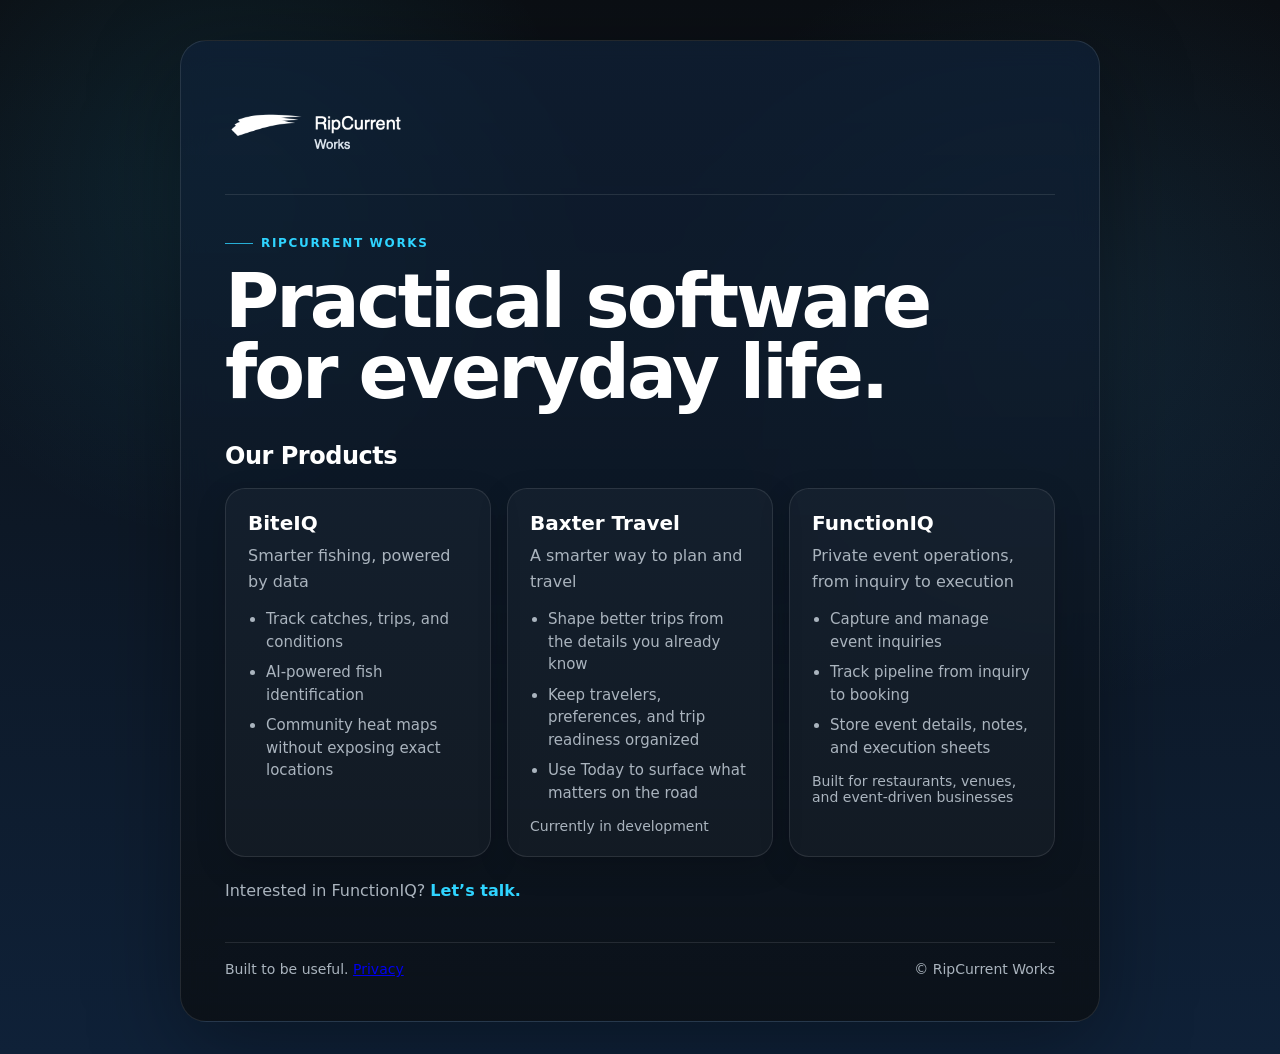
<file: index.html>
<!doctype html>
<html lang="en">
<head>
  <meta charset="utf-8" />
  <meta name="viewport" content="width=device-width, initial-scale=1" />
  <title>RipCurrent Works</title>
  <meta name="description" content="RipCurrent Works builds practical software for everyday life." />
  <style>
    :root {
      --bg: #0B0F14;
      --bg-navy: #0F2138;
      --text: #FFFFFF;
      --text-muted: #AAB4BE;
      --line: rgba(255,255,255,.10);
      --panel: rgba(15, 33, 56, .62);
      --shadow: rgba(0,0,0,.34);
      --accent: #2FD4FF;
    }
    * { box-sizing: border-box; }
    html, body { margin: 0; padding: 0; }
    body {
      min-height: 100vh;
      font-family: Inter, ui-sans-serif, system-ui, -apple-system, BlinkMacSystemFont, "Segoe UI", sans-serif;
      color: var(--text);
      background:
        radial-gradient(circle at 18% 18%, rgba(47,212,255,.10), transparent 26%),
        radial-gradient(circle at 82% 30%, rgba(46,111,142,.18), transparent 30%),
        linear-gradient(180deg, var(--bg) 0%, var(--bg-navy) 100%);
      display: flex;
      align-items: center;
      justify-content: center;
      padding: 40px 32px 32px;
    }
    .card {
      width: 100%;
      max-width: 920px;
      padding: 50px 44px 44px;
      border: 1px solid var(--line);
      border-radius: 26px;
      background: linear-gradient(180deg, rgba(15,33,56,.72) 0%, rgba(11,15,20,.84) 100%);
      backdrop-filter: blur(14px);
      box-shadow: 0 24px 90px var(--shadow);
    }
    .brand {
      display: flex;
      align-items: center;
      justify-content: space-between;
      gap: 18px;
      margin-bottom: 34px;
      padding-bottom: 26px;
      border-bottom: 1px solid var(--line);
    }
    .brand-logo {
      width: clamp(240px, 22vw, 268px);
      height: auto;
      display: block;
      filter: brightness(1.08) contrast(1.04);
    }
    .brand-mark {
      display: none;
      width: 42px;
      height: 42px;
    }
    .eyebrow {
      display: inline-flex;
      align-items: center;
      gap: 8px;
      color: var(--accent);
      text-transform: uppercase;
      letter-spacing: .14em;
      font-size: 12px;
      font-weight: 700;
      margin-bottom: 16px;
    }
    .eyebrow::before {
      content: "";
      width: 28px;
      height: 1px;
      background: var(--accent);
      opacity: .8;
    }
    h1 {
      font-size: clamp(40px, 6vw, 74px);
      line-height: .96;
      margin: 0 0 18px;
      letter-spacing: -.04em;
      max-width: 760px;
    }
    p {
      margin: 0;
      font-size: clamp(18px, 2.1vw, 22px);
      line-height: 1.6;
      color: var(--text-muted);
      max-width: 720px;
    }
    .section {
      margin-top: 34px;
    }
    .section h2 {
      margin: 0 0 18px;
      font-size: 24px;
      letter-spacing: -.02em;
    }
    .products {
      display: grid;
      grid-template-columns: repeat(3, minmax(0, 1fr));
      gap: 16px;
    }
    .product-card {
      padding: 22px;
      border: 1px solid var(--line);
      border-radius: 20px;
      background: rgba(255,255,255,.03);
      box-shadow: 0 10px 30px rgba(0,0,0,.18);
      transition: transform 180ms ease, box-shadow 180ms ease, border-color 180ms ease;
    }
    .product-link {
      color: inherit;
      text-decoration: none;
      cursor: pointer;
    }
    .product-link:focus-visible {
      outline: 2px solid var(--accent);
      outline-offset: 4px;
    }
    .product-card:hover {
      transform: translateY(-2px);
      box-shadow: 0 16px 36px rgba(0,0,0,.26);
      border-color: rgba(47,212,255,.28);
    }
    .product-name-link {
      color: inherit;
      text-decoration: none;
    }
    .product-name-link:hover {
      color: var(--accent);
    }
    .product-name {
      margin: 0 0 8px;
      font-size: 20px;
      font-weight: 700;
      color: var(--text);
    }
    .product-tagline {
      margin: 0 0 14px;
      font-size: 16px;
      color: var(--text-muted);
    }
    .product-card ul {
      margin: 0;
      padding-left: 18px;
      color: var(--text-muted);
      font-size: 15px;
      line-height: 1.5;
    }
    .product-card li + li { margin-top: 8px; }
    .product-note {
      margin-top: 14px;
      font-size: 14px;
      color: var(--text-muted);
    }
    .cta {
      margin-top: 24px;
      font-size: 16px;
      color: var(--text-muted);
    }
    .cta a {
      color: var(--accent);
      text-decoration: none;
      font-weight: 600;
    }
    .cta a:hover { text-decoration: underline; }
    .footer {
      margin-top: 42px;
      padding-top: 18px;
      border-top: 1px solid var(--line);
      font-size: 14px;
      color: var(--text-muted);
      display: flex;
      justify-content: space-between;
      gap: 12px;
      flex-wrap: wrap;
    }
    @media (max-width: 860px) {
      .products { grid-template-columns: 1fr; }
    }
    @media (max-width: 640px) {
      body { padding: 22px 18px 18px; }
      .card { padding: 30px 20px 26px; border-radius: 18px; }
      .brand { margin-bottom: 26px; padding-bottom: 20px; }
      .brand-logo { width: clamp(198px, 56vw, 212px); }
      .brand-mark { display: none; }
      .footer { flex-direction: column; }
    }
  </style>
</head>
<body>
  <main class="card">
    <div class="brand">
      <img class="brand-logo" src="./logo-horizontal-light.png" alt="RipCurrent Works" />
      <img class="brand-mark" src="./symbol-light.png" alt="RipCurrent Works symbol" />
    </div>

    <div class="eyebrow">RipCurrent Works</div>
    <h1>Practical software for everyday life.</h1>

    <div class="section">
      <h2>Our Products</h2>
      <div class="products">
        <article class="product-card">
          <h3 class="product-name">BiteIQ</h3>
          <p class="product-tagline">Smarter fishing, powered by data</p>
          <ul>
            <li>Track catches, trips, and conditions</li>
            <li>AI-powered fish identification</li>
            <li>Community heat maps without exposing exact locations</li>
          </ul>
        </article>
        <a class="product-card product-link" href="/baxter/">
          <h3 class="product-name">Baxter Travel</h3>
          <p class="product-tagline">A smarter way to plan and travel</p>
          <ul>
            <li>Shape better trips from the details you already know</li>
            <li>Keep travelers, preferences, and trip readiness organized</li>
            <li>Use Today to surface what matters on the road</li>
          </ul>
          <div class="product-note">Currently in development</div>
        </a>
        <a class="product-card product-link" href="/functioniq/">
          <h3 class="product-name">FunctionIQ</h3>
          <p class="product-tagline">Private event operations, from inquiry to execution</p>
          <ul>
            <li>Capture and manage event inquiries</li>
            <li>Track pipeline from inquiry to booking</li>
            <li>Store event details, notes, and execution sheets</li>
          </ul>
          <div class="product-note">Built for restaurants, venues, and event-driven businesses</div>
        </a>
      </div>
      <div class="cta">Interested in FunctionIQ? <a href="mailto:bob@ripcurrentworks.com">Let’s talk.</a></div>
    </div>

    <div class="footer">
      <span>Built to be useful. <a href="/privacy/">Privacy</a></span>
      <span>© RipCurrent Works</span>
    </div>
  </main>
</body>
</html>
</file>
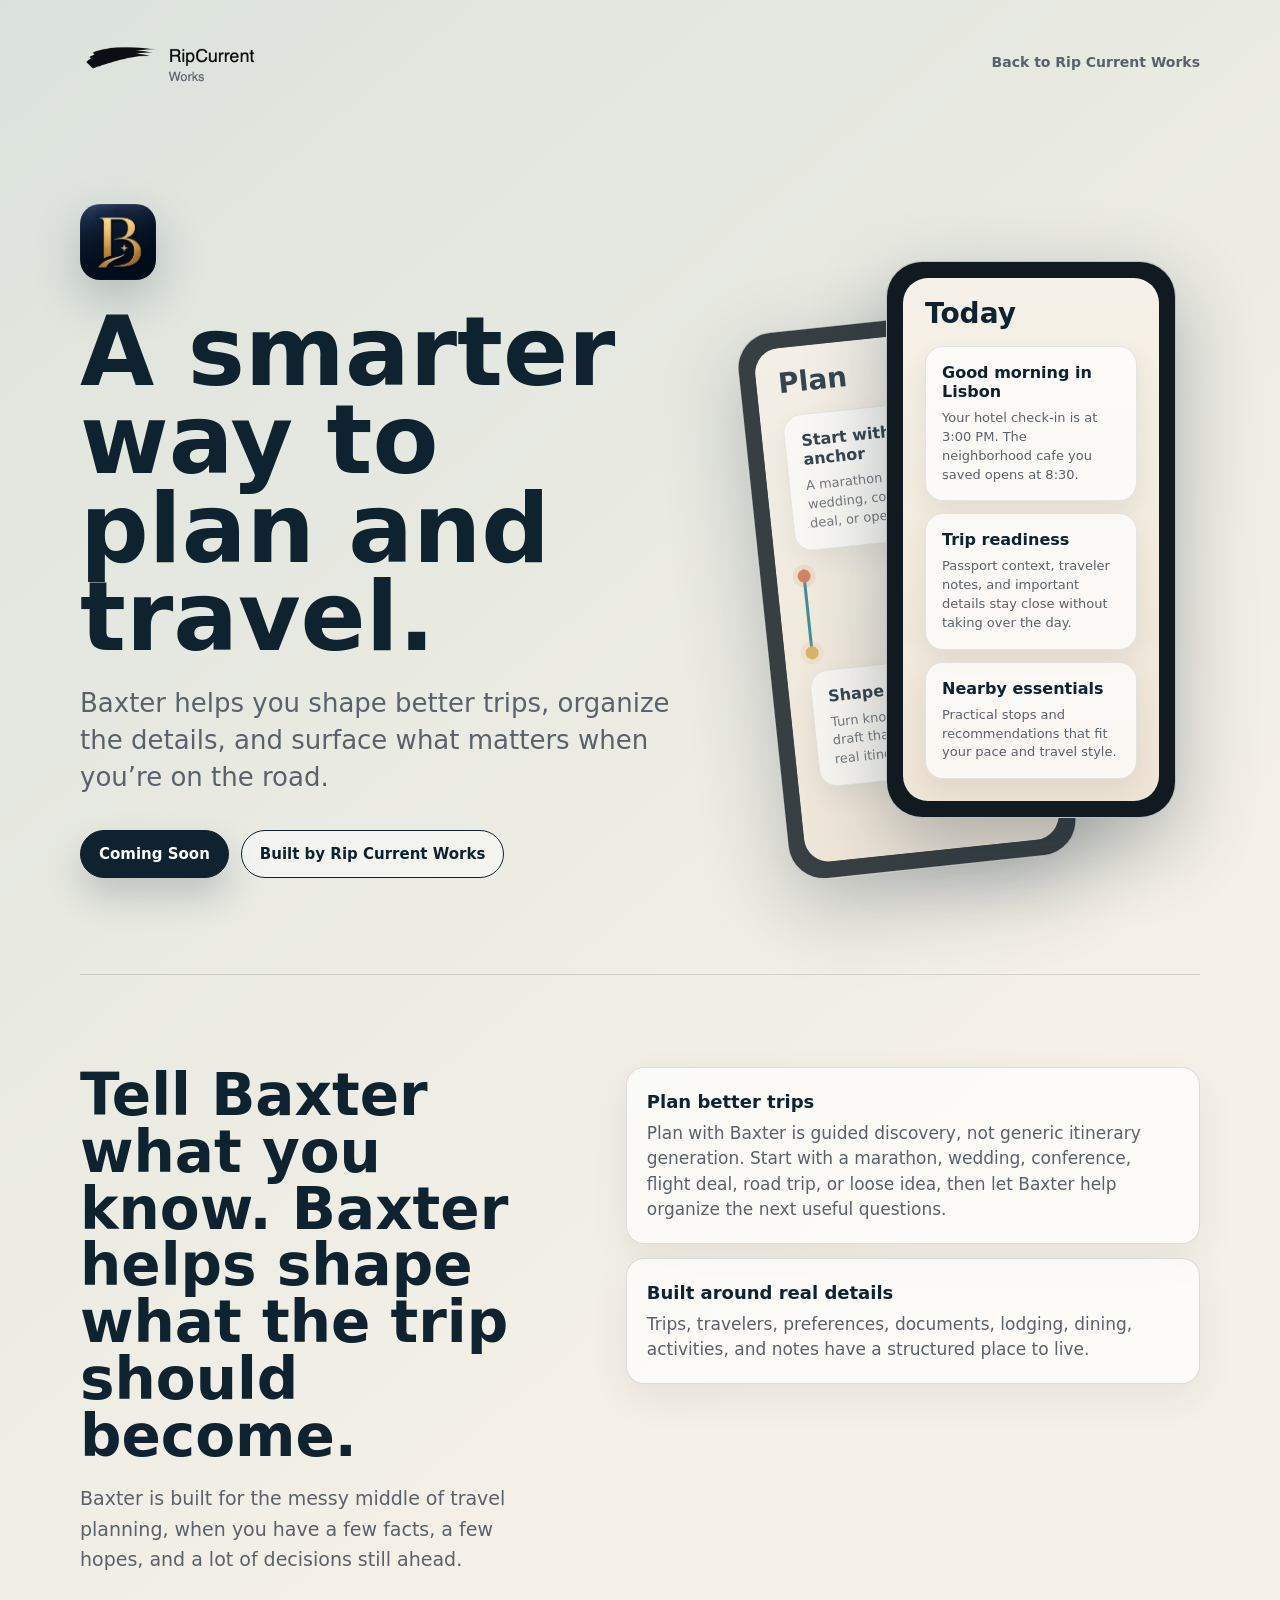
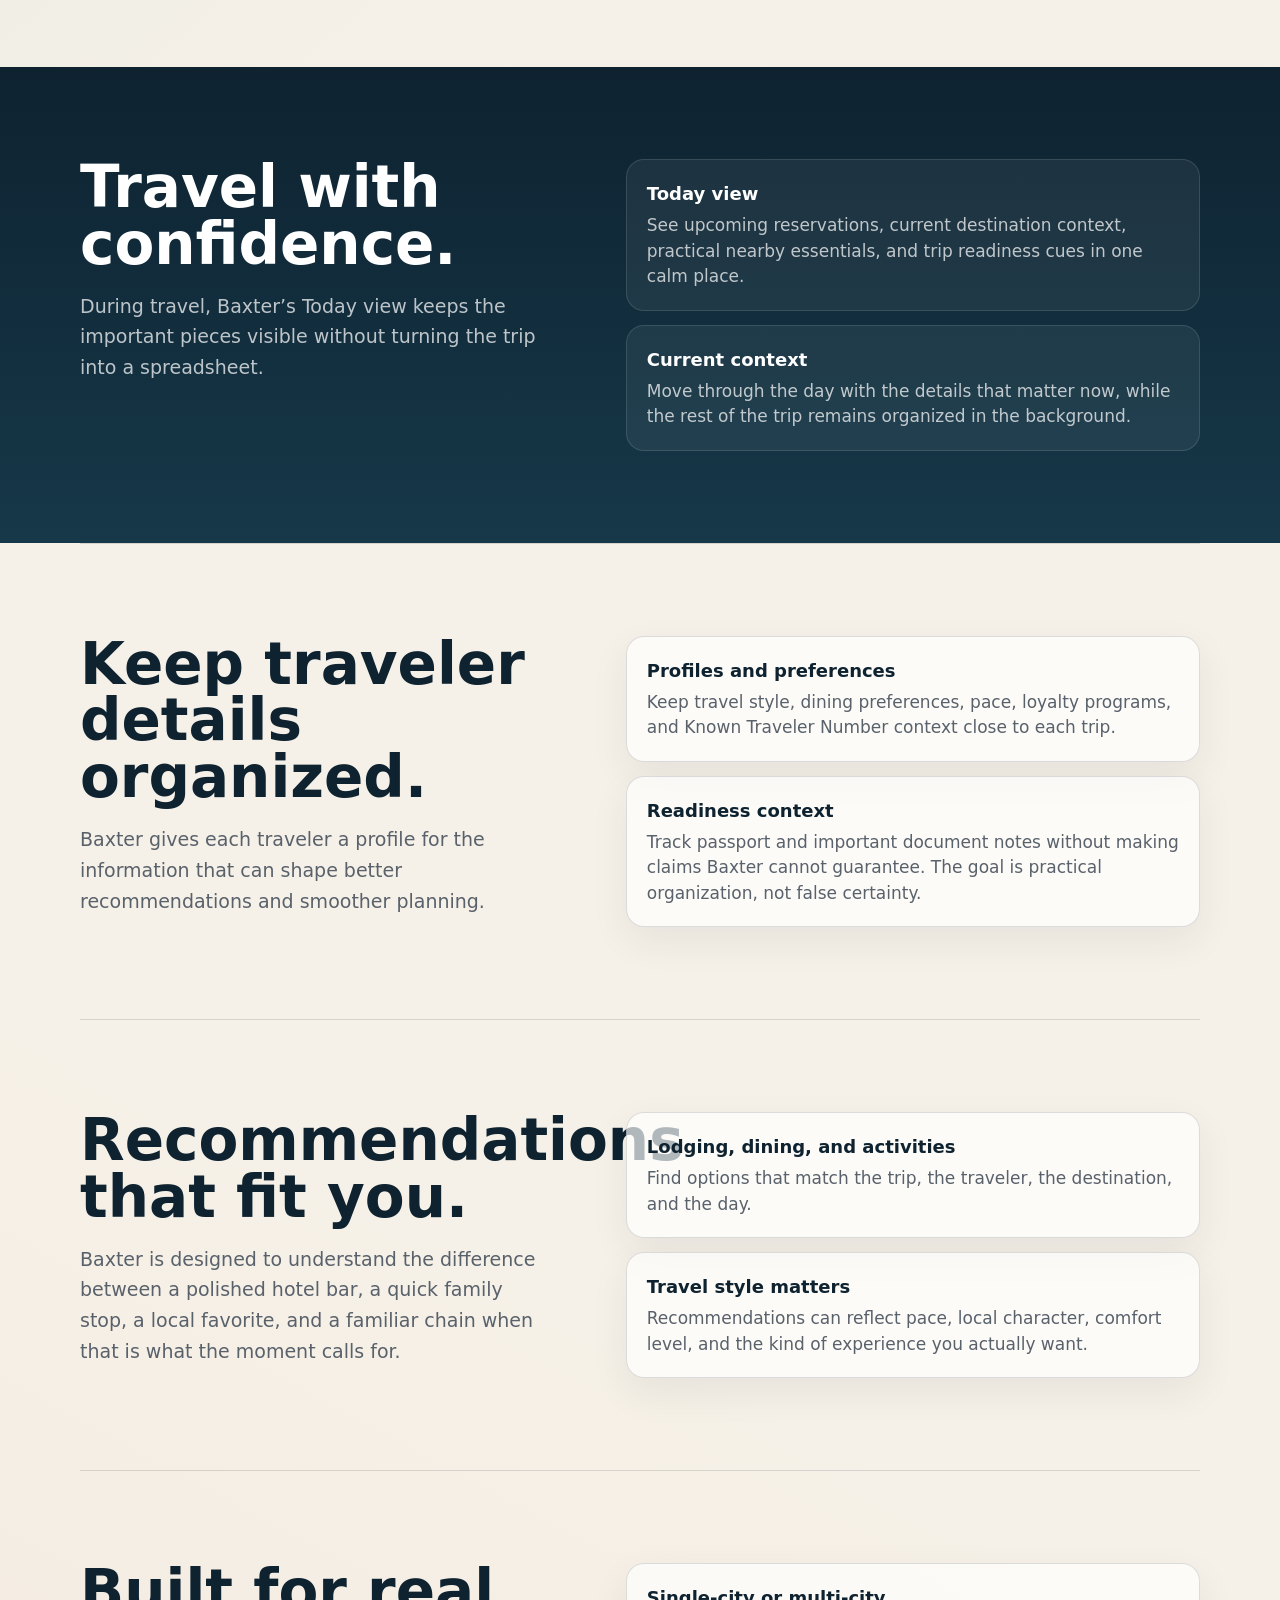
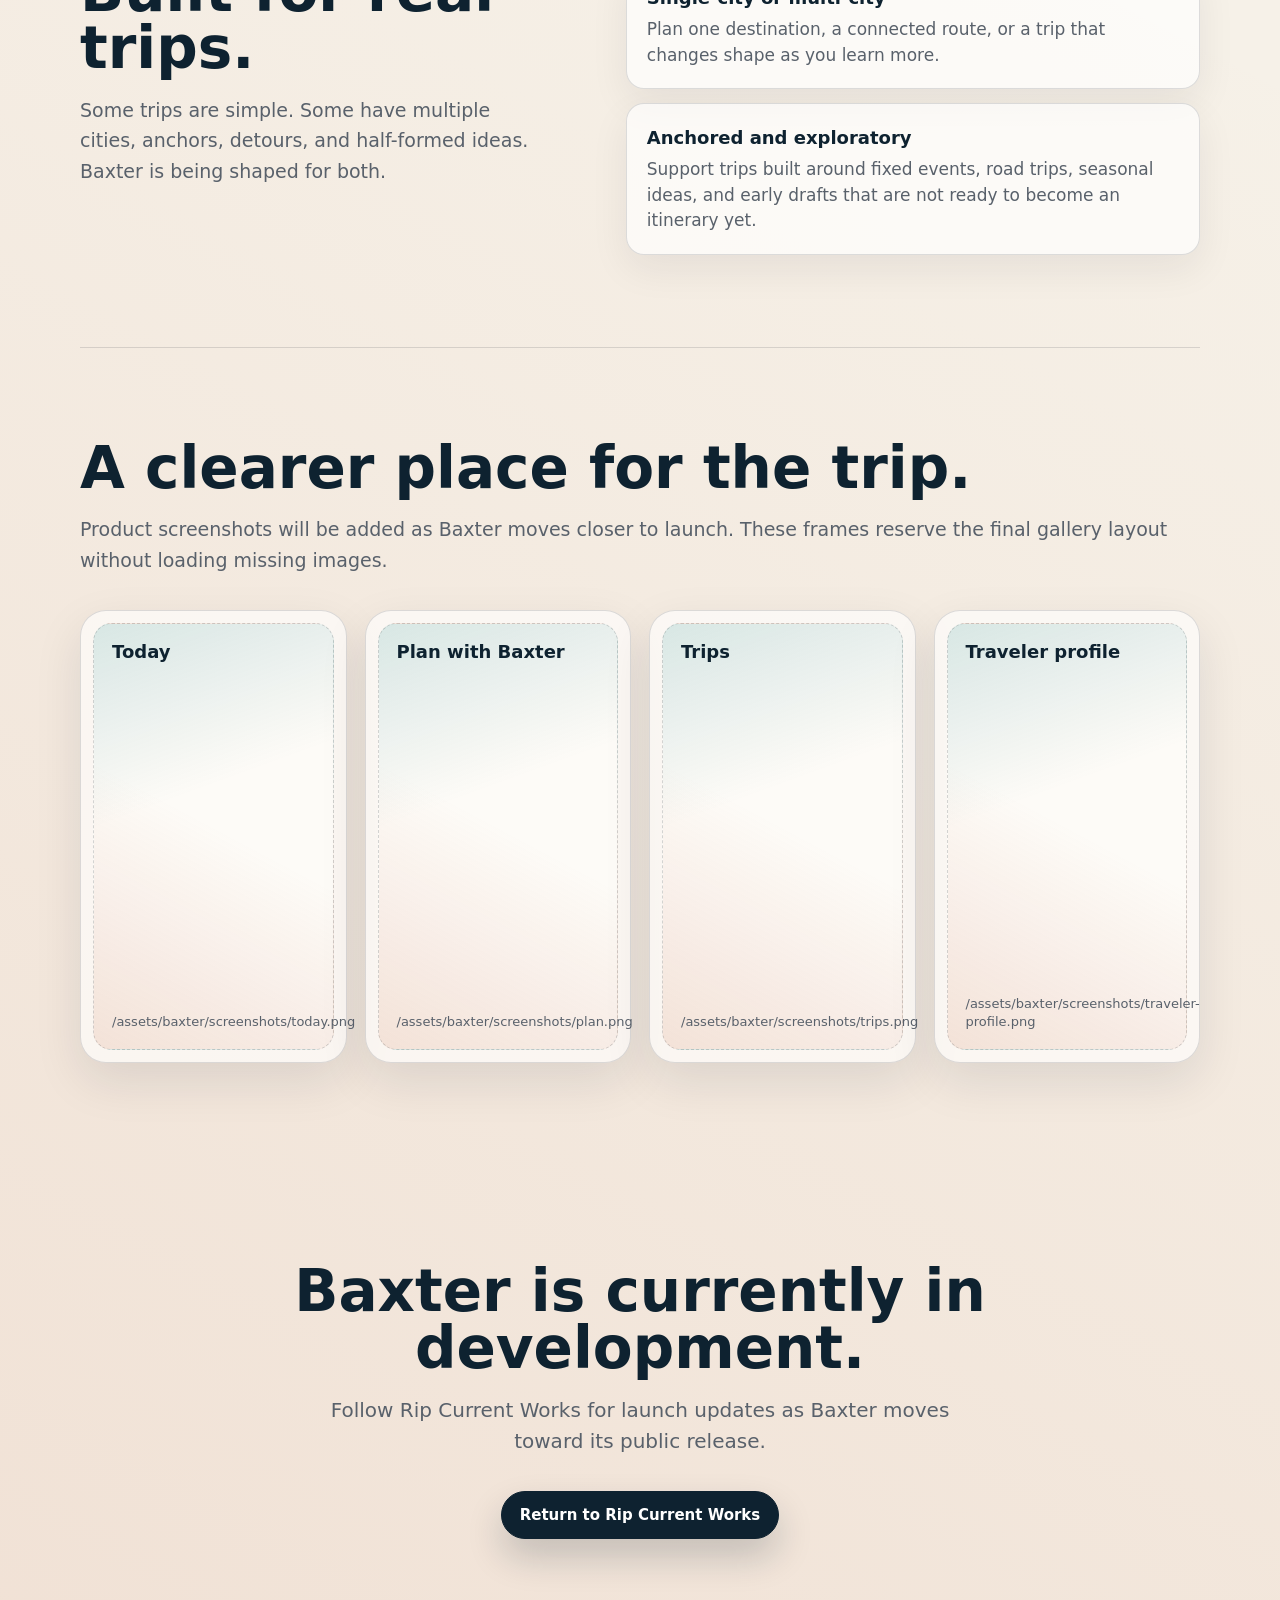
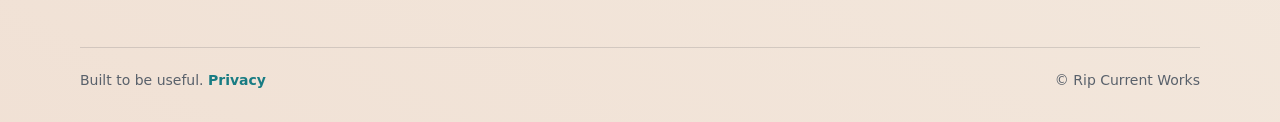
<file: baxter/index.html>
<!doctype html>
<html lang="en">
<head>
  <meta charset="utf-8" />
  <meta name="viewport" content="width=device-width, initial-scale=1" />
  <title>Baxter Travel App | Rip Current Works</title>
  <meta name="description" content="Baxter is an intelligent travel companion for planning better trips, organizing travel details, and surfacing what matters during travel." />
  <style>
    :root {
      --paper: #F6F1E8;
      --paper-soft: #EEE4D5;
      --ink: #17212B;
      --ink-muted: #59616B;
      --line: rgba(23,33,43,.14);
      --deep: #0E2230;
      --deep-2: #16394A;
      --teal: #187C83;
      --coral: #C96E4B;
      --gold: #D7A64D;
      --card: rgba(255,255,255,.68);
      --shadow: rgba(22,34,45,.18);
    }

    * { box-sizing: border-box; }
    html { scroll-behavior: smooth; }
    html, body { margin: 0; padding: 0; }
    body {
      font-family: Inter, ui-sans-serif, system-ui, -apple-system, BlinkMacSystemFont, "Segoe UI", sans-serif;
      color: var(--ink);
      background:
        linear-gradient(140deg, rgba(24,124,131,.12), transparent 34%),
        linear-gradient(28deg, rgba(201,110,75,.12), transparent 42%),
        var(--paper);
    }

    a { color: inherit; }
    .page {
      min-height: 100vh;
      overflow: hidden;
    }
    .nav {
      width: min(1120px, calc(100% - 40px));
      margin: 0 auto;
      padding: 24px 0 18px;
      display: flex;
      align-items: center;
      justify-content: space-between;
      gap: 20px;
    }
    .brand-logo {
      display: block;
      width: clamp(210px, 24vw, 266px);
      height: auto;
    }
    .nav a {
      color: var(--ink-muted);
      font-size: 14px;
      font-weight: 700;
      text-decoration: none;
    }
    .nav a:hover { color: var(--teal); }

    .hero {
      width: min(1120px, calc(100% - 40px));
      margin: 0 auto;
      padding: clamp(42px, 7vw, 86px) 0 clamp(50px, 8vw, 96px);
      display: grid;
      grid-template-columns: minmax(0, 1fr) minmax(320px, 430px);
      gap: clamp(34px, 7vw, 84px);
      align-items: center;
    }
    .app-mark {
      width: 76px;
      height: 76px;
      margin-bottom: 28px;
      display: block;
      border-radius: 20px;
      box-shadow: 0 18px 48px rgba(14,34,48,.22);
      object-fit: cover;
    }
    h1 {
      max-width: 780px;
      margin: 0;
      color: var(--deep);
      font-size: clamp(50px, 8.4vw, 96px);
      line-height: .92;
      letter-spacing: 0;
    }
    .hero-copy {
      max-width: 650px;
      margin: 24px 0 0;
      color: var(--ink-muted);
      font-size: clamp(20px, 2.4vw, 26px);
      line-height: 1.42;
    }
    .actions {
      display: flex;
      flex-wrap: wrap;
      gap: 12px;
      margin-top: 34px;
    }
    .button {
      display: inline-flex;
      align-items: center;
      justify-content: center;
      min-height: 48px;
      padding: 13px 18px;
      border-radius: 999px;
      font-size: 15px;
      font-weight: 800;
      text-decoration: none;
      border: 1px solid var(--deep);
    }
    .button.primary {
      background: var(--deep);
      color: #fff;
      box-shadow: 0 18px 36px rgba(14,34,48,.20);
    }
    .button.secondary {
      color: var(--deep);
      background: rgba(255,255,255,.42);
    }

    .phone-stack {
      position: relative;
      min-height: 560px;
    }
    .phone {
      position: absolute;
      width: min(82vw, 290px);
      min-height: 548px;
      padding: 16px;
      border: 1px solid rgba(255,255,255,.72);
      border-radius: 36px;
      background: #111A20;
      box-shadow: 0 28px 80px rgba(14,34,48,.30);
    }
    .phone.primary-phone {
      right: 24px;
      top: 0;
      z-index: 2;
    }
    .phone.secondary-phone {
      right: 148px;
      top: 58px;
      z-index: 1;
      transform: rotate(-6deg);
      opacity: .82;
    }
    .screen {
      min-height: 516px;
      border-radius: 25px;
      padding: 22px;
      background:
        linear-gradient(180deg, rgba(246,241,232,.98), rgba(238,228,213,.96)),
        var(--paper);
      overflow: hidden;
    }
    .screen-title {
      margin: 0 0 18px;
      color: var(--deep);
      font-size: 28px;
      line-height: 1;
      font-weight: 850;
    }
    .screen-card {
      margin-top: 12px;
      padding: 16px;
      border: 1px solid rgba(23,33,43,.10);
      border-radius: 18px;
      background: rgba(255,255,255,.72);
      box-shadow: 0 10px 26px rgba(22,34,45,.08);
    }
    .screen-card strong {
      display: block;
      margin-bottom: 8px;
      color: var(--deep);
      font-size: 16px;
    }
    .screen-card span {
      display: block;
      color: var(--ink-muted);
      font-size: 13px;
      line-height: 1.45;
    }
    .route-line {
      height: 90px;
      margin: 18px 4px 0;
      border-left: 3px solid var(--teal);
      position: relative;
    }
    .route-line::before,
    .route-line::after {
      content: "";
      position: absolute;
      left: -8px;
      width: 13px;
      height: 13px;
      border-radius: 50%;
      background: var(--coral);
      box-shadow: 0 0 0 5px rgba(201,110,75,.14);
    }
    .route-line::before { top: 0; }
    .route-line::after { bottom: 0; background: var(--gold); box-shadow: 0 0 0 5px rgba(215,166,77,.16); }

    .section {
      width: min(1120px, calc(100% - 40px));
      margin: 0 auto;
      padding: clamp(54px, 8vw, 92px) 0;
      border-top: 1px solid var(--line);
    }
    .section-grid {
      display: grid;
      grid-template-columns: minmax(0, .9fr) minmax(0, 1.1fr);
      gap: clamp(28px, 7vw, 76px);
      align-items: start;
    }
    h2 {
      margin: 0;
      color: var(--deep);
      font-size: clamp(32px, 4.6vw, 58px);
      line-height: .98;
      letter-spacing: 0;
    }
    .section p {
      margin: 18px 0 0;
      color: var(--ink-muted);
      font-size: 19px;
      line-height: 1.62;
    }
    .feature-list {
      display: grid;
      gap: 14px;
      margin: 0;
      padding: 0;
      list-style: none;
    }
    .feature-list li {
      padding: 20px;
      border: 1px solid var(--line);
      border-radius: 18px;
      background: var(--card);
      box-shadow: 0 14px 38px rgba(22,34,45,.07);
      color: var(--ink-muted);
      font-size: 17px;
      line-height: 1.5;
    }
    .feature-list strong {
      display: block;
      margin-bottom: 6px;
      color: var(--deep);
      font-size: 18px;
    }

    .story-band {
      background:
        linear-gradient(180deg, rgba(14,34,48,.96), rgba(22,57,74,.96)),
        var(--deep);
      color: #fff;
    }
    .story-band .section {
      border-top: 0;
    }
    .story-band h2,
    .story-band .feature-list strong { color: #fff; }
    .story-band .section p,
    .story-band .feature-list li { color: rgba(255,255,255,.72); }
    .story-band .feature-list li {
      border-color: rgba(255,255,255,.12);
      background: rgba(255,255,255,.06);
      box-shadow: none;
    }

    .screenshot-grid {
      display: grid;
      grid-template-columns: repeat(4, minmax(0, 1fr));
      gap: 18px;
      margin-top: 34px;
    }
    .screenshot-card {
      padding: 12px;
      border: 1px solid var(--line);
      border-radius: 26px;
      background: rgba(255,255,255,.62);
      box-shadow: 0 18px 48px rgba(22,34,45,.10);
    }
    .screenshot-placeholder {
      aspect-ratio: 9 / 16;
      border-radius: 19px;
      padding: 18px;
      background:
        linear-gradient(160deg, rgba(24,124,131,.16), transparent 40%),
        linear-gradient(28deg, rgba(201,110,75,.18), transparent 52%),
        #FDFBF7;
      border: 1px dashed rgba(23,33,43,.18);
      display: flex;
      flex-direction: column;
      justify-content: space-between;
      color: var(--ink-muted);
    }
    .screenshot-placeholder strong {
      color: var(--deep);
      font-size: 18px;
      line-height: 1.15;
    }
    .screenshot-placeholder span {
      font-size: 13px;
      line-height: 1.4;
    }
    .closing {
      width: min(860px, calc(100% - 40px));
      margin: 0 auto;
      padding: clamp(64px, 9vw, 108px) 0;
      text-align: center;
    }
    .closing p {
      margin: 18px auto 0;
      max-width: 660px;
      color: var(--ink-muted);
      font-size: 20px;
      line-height: 1.55;
    }
    .closing .actions {
      justify-content: center;
    }
    .footer {
      width: min(1120px, calc(100% - 40px));
      margin: 0 auto;
      padding: 24px 0 34px;
      border-top: 1px solid var(--line);
      display: flex;
      justify-content: space-between;
      gap: 14px;
      flex-wrap: wrap;
      color: var(--ink-muted);
      font-size: 14px;
    }
    .footer a {
      color: var(--teal);
      text-decoration: none;
      font-weight: 700;
    }

    @media (max-width: 940px) {
      .hero,
      .section-grid {
        grid-template-columns: 1fr;
      }
      .phone-stack {
        min-height: 500px;
        width: min(100%, 540px);
        margin: 0 auto;
      }
      .phone.primary-phone { right: 30px; }
      .phone.secondary-phone { right: auto; left: 20px; }
      .screenshot-grid { grid-template-columns: repeat(2, minmax(0, 1fr)); }
    }
    @media (max-width: 640px) {
      .nav { width: min(100% - 32px, 1120px); padding-top: 18px; }
      .brand-logo { width: 196px; }
      .nav a { font-size: 13px; }
      .hero,
      .section,
      .closing,
      .footer {
        width: min(100% - 32px, 1120px);
      }
      .actions { flex-direction: column; }
      .button { width: 100%; }
      .phone-stack { min-height: 480px; }
      .phone {
        width: min(76vw, 270px);
        min-height: 500px;
      }
      .phone.primary-phone { right: 0; }
      .phone.secondary-phone { left: 0; top: 70px; }
      .screen { min-height: 468px; padding: 18px; }
      .screen-title { font-size: 24px; }
      .feature-list li { padding: 18px; border-radius: 16px; }
      .screenshot-grid { grid-template-columns: 1fr; }
      .footer { flex-direction: column; }
    }
  </style>
</head>
<body>
  <div class="page">
    <nav class="nav" aria-label="Primary navigation">
      <a href="/" aria-label="Rip Current Works home">
        <img class="brand-logo" src="/logo-horizontal-dark.png" alt="Rip Current Works" />
      </a>
      <a href="/">Back to Rip Current Works</a>
    </nav>

    <header class="hero">
      <div>
        <img class="app-mark" src="/assets/baxter/app-icon.png" alt="Baxter Travel app icon" />
        <h1>A smarter way to plan and travel.</h1>
        <p class="hero-copy">Baxter helps you shape better trips, organize the details, and surface what matters when you&rsquo;re on the road.</p>
        <div class="actions" aria-label="Baxter calls to action">
          <span class="button primary">Coming Soon</span>
          <a class="button secondary" href="/">Built by Rip Current Works</a>
        </div>
      </div>

      <div class="phone-stack" aria-label="Baxter app preview">
        <div class="phone secondary-phone" aria-hidden="true">
          <div class="screen">
            <h2 class="screen-title">Plan</h2>
            <div class="screen-card">
              <strong>Start with an anchor</strong>
              <span>A marathon weekend, wedding, conference, flight deal, or open-ended idea.</span>
            </div>
            <div class="route-line"></div>
            <div class="screen-card">
              <strong>Shape the trip</strong>
              <span>Turn known details into a draft that can become a real itinerary.</span>
            </div>
          </div>
        </div>
        <div class="phone primary-phone">
          <div class="screen">
            <h2 class="screen-title">Today</h2>
            <div class="screen-card">
              <strong>Good morning in Lisbon</strong>
              <span>Your hotel check-in is at 3:00 PM. The neighborhood cafe you saved opens at 8:30.</span>
            </div>
            <div class="screen-card">
              <strong>Trip readiness</strong>
              <span>Passport context, traveler notes, and important details stay close without taking over the day.</span>
            </div>
            <div class="screen-card">
              <strong>Nearby essentials</strong>
              <span>Practical stops and recommendations that fit your pace and travel style.</span>
            </div>
          </div>
        </div>
      </div>
    </header>

    <main>
      <section class="section" aria-labelledby="core-message">
        <div class="section-grid">
          <div>
            <h2 id="core-message">Tell Baxter what you know. Baxter helps shape what the trip should become.</h2>
            <p>Baxter is built for the messy middle of travel planning, when you have a few facts, a few hopes, and a lot of decisions still ahead.</p>
          </div>
          <ul class="feature-list">
            <li><strong>Plan better trips</strong>Plan with Baxter is guided discovery, not generic itinerary generation. Start with a marathon, wedding, conference, flight deal, road trip, or loose idea, then let Baxter help organize the next useful questions.</li>
            <li><strong>Built around real details</strong>Trips, travelers, preferences, documents, lodging, dining, activities, and notes have a structured place to live.</li>
          </ul>
        </div>
      </section>

      <div class="story-band">
        <section class="section" aria-labelledby="confidence">
          <div class="section-grid">
            <div>
              <h2 id="confidence">Travel with confidence.</h2>
              <p>During travel, Baxter&rsquo;s Today view keeps the important pieces visible without turning the trip into a spreadsheet.</p>
            </div>
            <ul class="feature-list">
              <li><strong>Today view</strong>See upcoming reservations, current destination context, practical nearby essentials, and trip readiness cues in one calm place.</li>
              <li><strong>Current context</strong>Move through the day with the details that matter now, while the rest of the trip remains organized in the background.</li>
            </ul>
          </div>
        </section>
      </div>

      <section class="section" aria-labelledby="traveler-details">
        <div class="section-grid">
          <div>
            <h2 id="traveler-details">Keep traveler details organized.</h2>
            <p>Baxter gives each traveler a profile for the information that can shape better recommendations and smoother planning.</p>
          </div>
          <ul class="feature-list">
            <li><strong>Profiles and preferences</strong>Keep travel style, dining preferences, pace, loyalty programs, and Known Traveler Number context close to each trip.</li>
            <li><strong>Readiness context</strong>Track passport and important document notes without making claims Baxter cannot guarantee. The goal is practical organization, not false certainty.</li>
          </ul>
        </div>
      </section>

      <section class="section" aria-labelledby="recommendations">
        <div class="section-grid">
          <div>
            <h2 id="recommendations">Recommendations that fit you.</h2>
            <p>Baxter is designed to understand the difference between a polished hotel bar, a quick family stop, a local favorite, and a familiar chain when that is what the moment calls for.</p>
          </div>
          <ul class="feature-list">
            <li><strong>Lodging, dining, and activities</strong>Find options that match the trip, the traveler, the destination, and the day.</li>
            <li><strong>Travel style matters</strong>Recommendations can reflect pace, local character, comfort level, and the kind of experience you actually want.</li>
          </ul>
        </div>
      </section>

      <section class="section" aria-labelledby="real-trips">
        <div class="section-grid">
          <div>
            <h2 id="real-trips">Built for real trips.</h2>
            <p>Some trips are simple. Some have multiple cities, anchors, detours, and half-formed ideas. Baxter is being shaped for both.</p>
          </div>
          <ul class="feature-list">
            <li><strong>Single-city or multi-city</strong>Plan one destination, a connected route, or a trip that changes shape as you learn more.</li>
            <li><strong>Anchored and exploratory</strong>Support trips built around fixed events, road trips, seasonal ideas, and early drafts that are not ready to become an itinerary yet.</li>
          </ul>
        </div>
      </section>

      <section class="section" aria-labelledby="screenshots">
        <h2 id="screenshots">A clearer place for the trip.</h2>
        <p>Product screenshots will be added as Baxter moves closer to launch. These frames reserve the final gallery layout without loading missing images.</p>
        <div class="screenshot-grid">
          <!-- TODO: Replace this placeholder with /assets/baxter/screenshots/today.png when the final screenshot is available. -->
          <div class="screenshot-card">
            <div class="screenshot-placeholder" role="img" aria-label="Placeholder for Baxter Today view screenshot">
              <strong>Today</strong>
              <span>/assets/baxter/screenshots/today.png</span>
            </div>
          </div>
          <!-- TODO: Replace this placeholder with /assets/baxter/screenshots/plan.png when the final screenshot is available. -->
          <div class="screenshot-card">
            <div class="screenshot-placeholder" role="img" aria-label="Placeholder for Plan with Baxter screenshot">
              <strong>Plan with Baxter</strong>
              <span>/assets/baxter/screenshots/plan.png</span>
            </div>
          </div>
          <!-- TODO: Replace this placeholder with /assets/baxter/screenshots/trips.png when the final screenshot is available. -->
          <div class="screenshot-card">
            <div class="screenshot-placeholder" role="img" aria-label="Placeholder for Baxter trips overview screenshot">
              <strong>Trips</strong>
              <span>/assets/baxter/screenshots/trips.png</span>
            </div>
          </div>
          <!-- TODO: Replace this placeholder with /assets/baxter/screenshots/traveler-profile.png when the final screenshot is available. -->
          <div class="screenshot-card">
            <div class="screenshot-placeholder" role="img" aria-label="Placeholder for Baxter traveler profile screenshot">
              <strong>Traveler profile</strong>
              <span>/assets/baxter/screenshots/traveler-profile.png</span>
            </div>
          </div>
        </div>
      </section>
    </main>

    <section class="closing" aria-labelledby="closing-cta">
      <h2 id="closing-cta">Baxter is currently in development.</h2>
      <p>Follow Rip Current Works for launch updates as Baxter moves toward its public release.</p>
      <div class="actions">
        <a class="button primary" href="/">Return to Rip Current Works</a>
      </div>
    </section>

    <footer class="footer">
      <span>Built to be useful. <a href="/privacy/">Privacy</a></span>
      <span>&copy; Rip Current Works</span>
    </footer>
  </div>
</body>
</html>
</file>
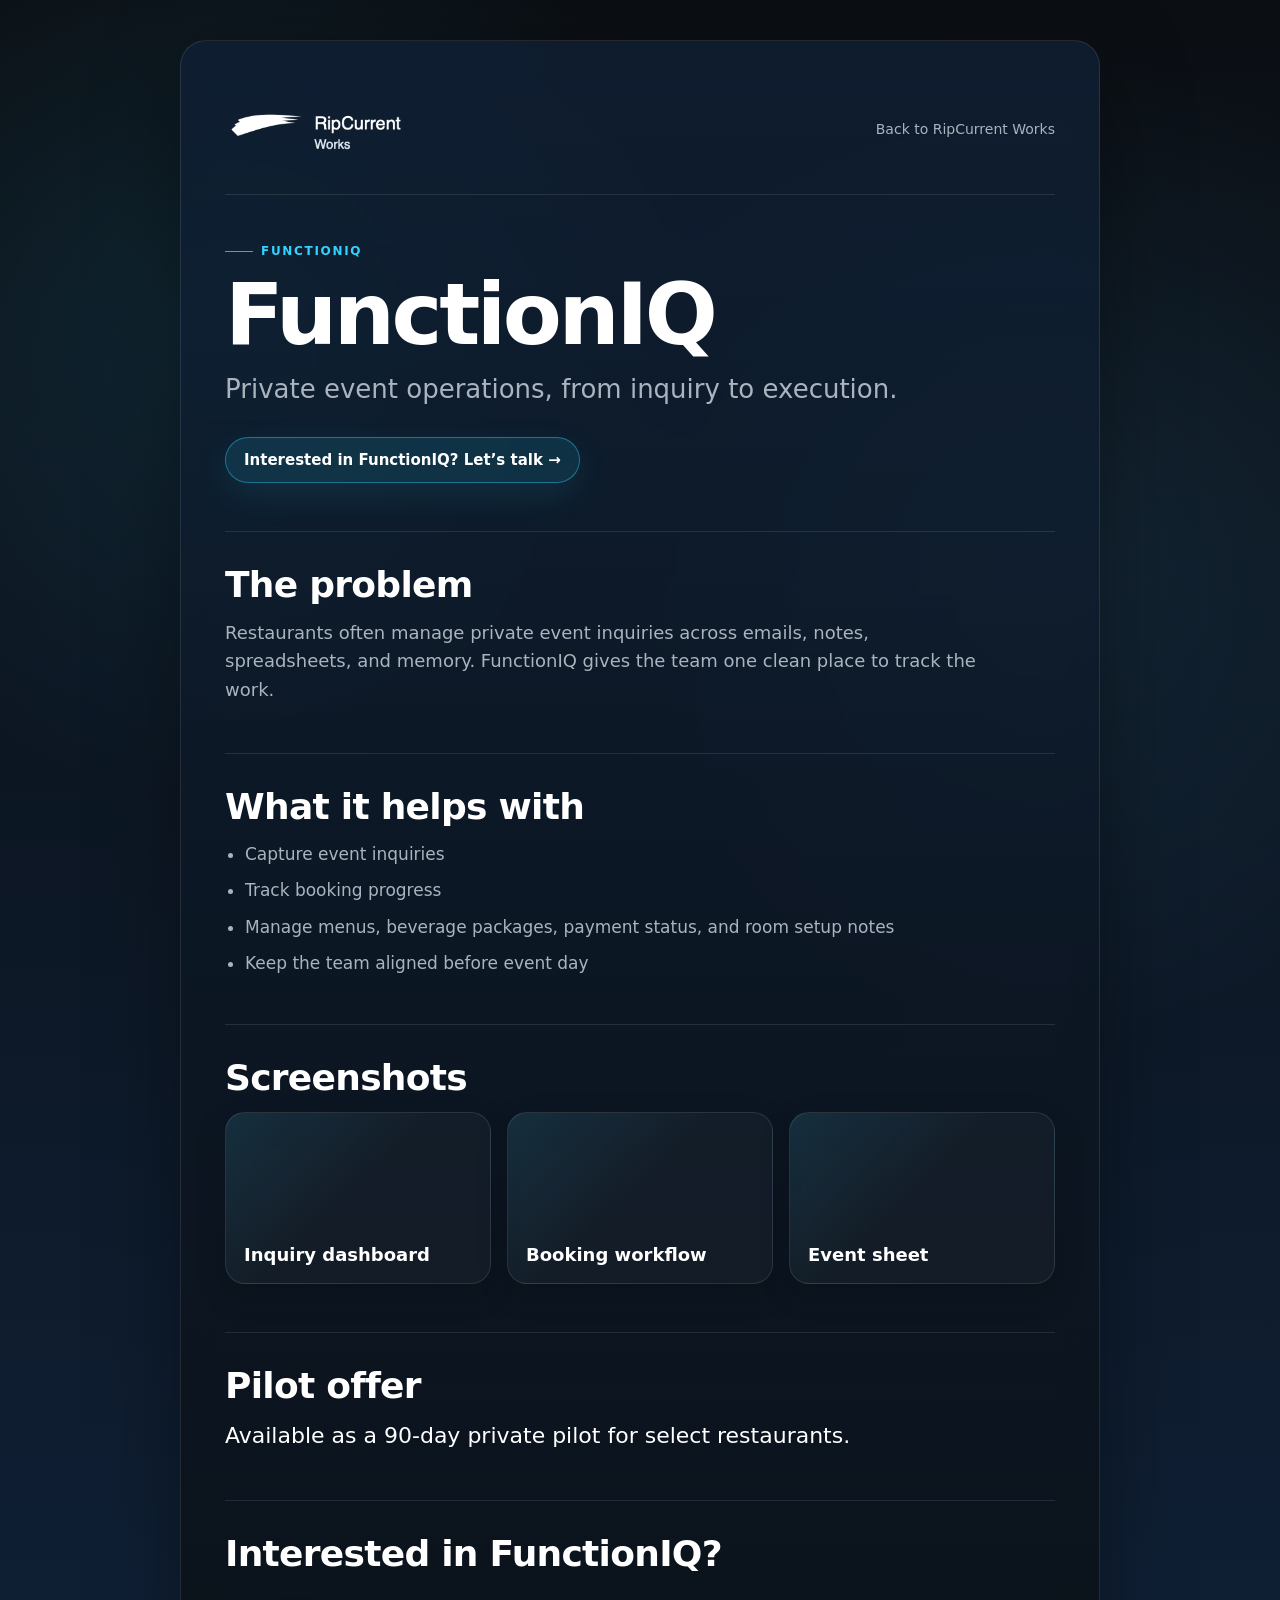
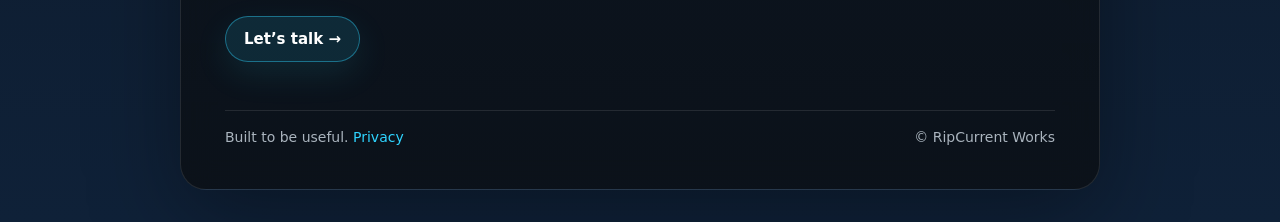
<file: functioniq/index.html>
<!doctype html>
<html lang="en">
<head>
  <meta charset="utf-8" />
  <meta name="viewport" content="width=device-width, initial-scale=1" />
  <title>FunctionIQ | RipCurrent Works</title>
  <meta name="description" content="FunctionIQ helps restaurants manage private event operations, from inquiry to execution." />
  <style>
    :root {
      --bg: #0B0F14;
      --bg-navy: #0F2138;
      --text: #FFFFFF;
      --text-muted: #AAB4BE;
      --line: rgba(255,255,255,.10);
      --shadow: rgba(0,0,0,.34);
      --accent: #2FD4FF;
    }
    * { box-sizing: border-box; }
    html, body { margin: 0; padding: 0; }
    body {
      min-height: 100vh;
      font-family: Inter, ui-sans-serif, system-ui, -apple-system, BlinkMacSystemFont, "Segoe UI", sans-serif;
      color: var(--text);
      background:
        radial-gradient(circle at 18% 18%, rgba(47,212,255,.10), transparent 26%),
        radial-gradient(circle at 82% 30%, rgba(46,111,142,.18), transparent 30%),
        linear-gradient(180deg, var(--bg) 0%, var(--bg-navy) 100%);
      padding: 40px 32px 32px;
    }
    .shell {
      width: min(100%, 920px);
      margin: 0 auto;
      padding: 50px 44px 44px;
      border: 1px solid var(--line);
      border-radius: 26px;
      background: linear-gradient(180deg, rgba(15,33,56,.72) 0%, rgba(11,15,20,.84) 100%);
      backdrop-filter: blur(14px);
      box-shadow: 0 24px 90px var(--shadow);
    }
    .brand {
      display: flex;
      align-items: center;
      justify-content: space-between;
      gap: 18px;
      margin-bottom: 42px;
      padding-bottom: 26px;
      border-bottom: 1px solid var(--line);
    }
    .brand-logo {
      width: clamp(240px, 22vw, 268px);
      height: auto;
      display: block;
      filter: brightness(1.08) contrast(1.04);
    }
    .back-link {
      color: var(--text-muted);
      font-size: 14px;
      text-decoration: none;
    }
    .back-link:hover { color: var(--accent); }
    .eyebrow {
      display: inline-flex;
      align-items: center;
      gap: 8px;
      color: var(--accent);
      text-transform: uppercase;
      letter-spacing: .14em;
      font-size: 12px;
      font-weight: 700;
      margin-bottom: 16px;
    }
    .eyebrow::before {
      content: "";
      width: 28px;
      height: 1px;
      background: var(--accent);
      opacity: .8;
    }
    h1 {
      margin: 0 0 16px;
      font-size: clamp(48px, 8vw, 86px);
      line-height: .94;
      letter-spacing: -.04em;
    }
    .hero-copy {
      margin: 0;
      max-width: 680px;
      color: var(--text-muted);
      font-size: clamp(20px, 2.2vw, 26px);
      line-height: 1.45;
    }
    .button {
      display: inline-flex;
      align-items: center;
      justify-content: center;
      margin-top: 28px;
      padding: 13px 18px;
      border: 1px solid rgba(47,212,255,.42);
      border-radius: 999px;
      background: rgba(47,212,255,.12);
      color: var(--text);
      font-size: 15px;
      font-weight: 700;
      text-decoration: none;
      box-shadow: 0 12px 34px rgba(47,212,255,.10);
    }
    .button:hover { border-color: rgba(47,212,255,.72); }
    .section {
      margin-top: 48px;
      padding-top: 32px;
      border-top: 1px solid var(--line);
    }
    h2 {
      margin: 0 0 14px;
      font-size: clamp(26px, 3vw, 36px);
      letter-spacing: -.02em;
    }
    p {
      margin: 0;
      max-width: 760px;
      color: var(--text-muted);
      font-size: 18px;
      line-height: 1.6;
    }
    ul {
      margin: 0;
      padding-left: 20px;
      max-width: 760px;
      color: var(--text-muted);
      font-size: 17px;
      line-height: 1.55;
    }
    li + li { margin-top: 10px; }
    .screenshots {
      display: grid;
      grid-template-columns: repeat(3, minmax(0, 1fr));
      gap: 16px;
    }
    .shot {
      min-height: 172px;
      padding: 18px;
      border: 1px solid var(--line);
      border-radius: 20px;
      background:
        linear-gradient(135deg, rgba(47,212,255,.10), transparent 48%),
        rgba(255,255,255,.03);
      box-shadow: 0 10px 30px rgba(0,0,0,.18);
      display: flex;
      align-items: flex-end;
    }
    .shot span {
      color: var(--text);
      font-size: 18px;
      font-weight: 700;
    }
    .pilot {
      color: var(--text);
      font-size: 22px;
      line-height: 1.45;
    }
    .footer {
      margin-top: 48px;
      padding-top: 18px;
      border-top: 1px solid var(--line);
      color: var(--text-muted);
      font-size: 14px;
      display: flex;
      justify-content: space-between;
      gap: 12px;
      flex-wrap: wrap;
    }
    .footer a {
      color: var(--accent);
      text-decoration: none;
    }
    @media (max-width: 760px) {
      .screenshots { grid-template-columns: 1fr; }
      .shot { min-height: 132px; }
    }
    @media (max-width: 640px) {
      body { padding: 22px 18px 18px; }
      .shell { padding: 30px 20px 26px; border-radius: 18px; }
      .brand {
        align-items: flex-start;
        flex-direction: column;
        margin-bottom: 34px;
        padding-bottom: 20px;
      }
      .brand-logo { width: clamp(198px, 56vw, 212px); }
      .section { margin-top: 40px; padding-top: 26px; }
      .button { width: 100%; }
      .footer { flex-direction: column; }
    }
  </style>
</head>
<body>
  <main class="shell">
    <div class="brand">
      <a href="/" aria-label="RipCurrent Works home">
        <img class="brand-logo" src="/logo-horizontal-light.png" alt="RipCurrent Works" />
      </a>
      <a class="back-link" href="/">Back to RipCurrent Works</a>
    </div>

    <div class="eyebrow">FunctionIQ</div>
    <h1>FunctionIQ</h1>
    <p class="hero-copy">Private event operations, from inquiry to execution.</p>
    <a class="button" href="mailto:bob.com">Interested in FunctionIQ? Let&rsquo;s talk &rarr;</a>

    <section class="section" aria-labelledby="problem">
      <h2 id="problem">The problem</h2>
      <p>Restaurants often manage private event inquiries across emails, notes, spreadsheets, and memory. FunctionIQ gives the team one clean place to track the work.</p>
    </section>

    <section class="section" aria-labelledby="helps-with">
      <h2 id="helps-with">What it helps with</h2>
      <ul>
        <li>Capture event inquiries</li>
        <li>Track booking progress</li>
        <li>Manage menus, beverage packages, payment status, and room setup notes</li>
        <li>Keep the team aligned before event day</li>
      </ul>
    </section>

    <section class="section" aria-labelledby="screenshots">
      <h2 id="screenshots">Screenshots</h2>
      <div class="screenshots">
        <div class="shot"><span>Inquiry dashboard</span></div>
        <div class="shot"><span>Booking workflow</span></div>
        <div class="shot"><span>Event sheet</span></div>
      </div>
    </section>

    <section class="section" aria-labelledby="pilot-offer">
      <h2 id="pilot-offer">Pilot offer</h2>
      <p class="pilot">Available as a 90-day private pilot for select restaurants.</p>
    </section>

    <section class="section" aria-labelledby="final-cta">
      <h2 id="final-cta">Interested in FunctionIQ?</h2>
      <a class="button" href="mailto:bob.com">Let&rsquo;s talk &rarr;</a>
    </section>

    <div class="footer">
      <span>Built to be useful. <a href="/privacy/">Privacy</a></span>
      <span>&copy; RipCurrent Works</span>
    </div>
  </main>
</body>
</html>
</file>
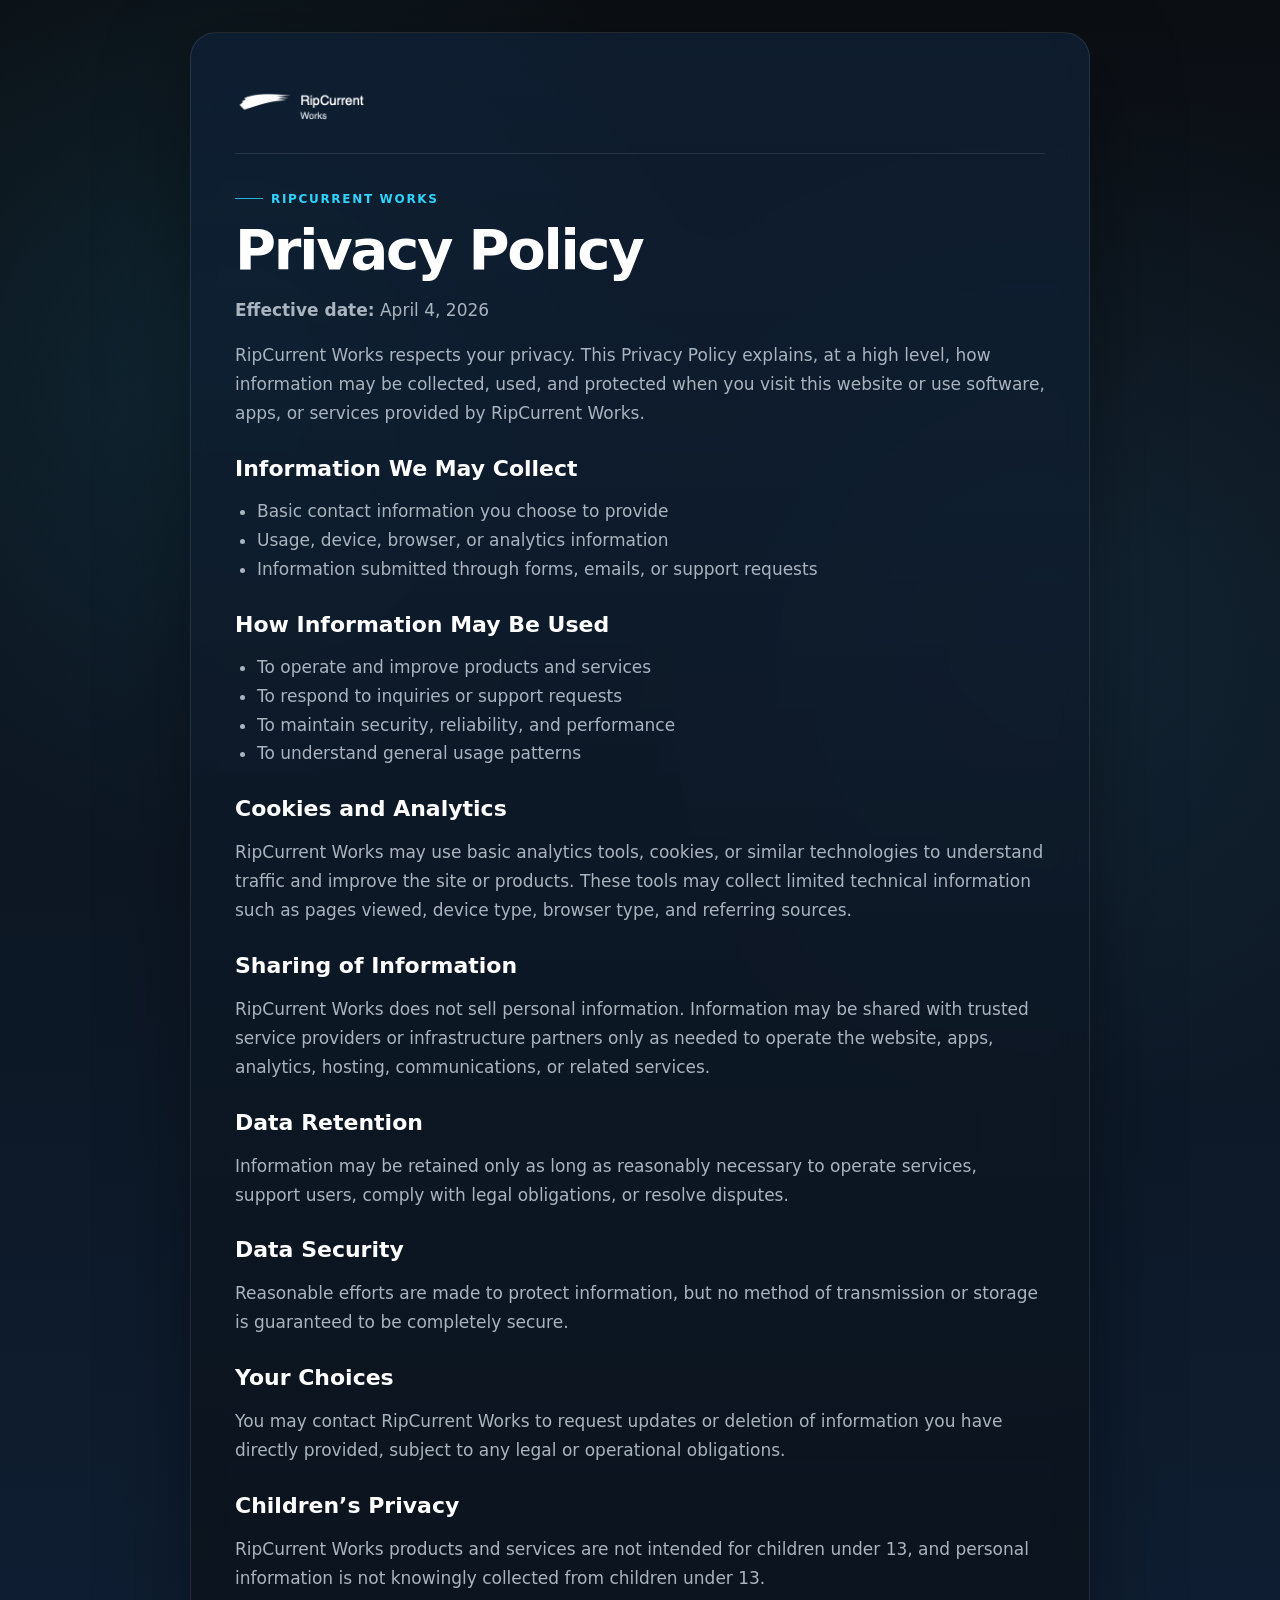
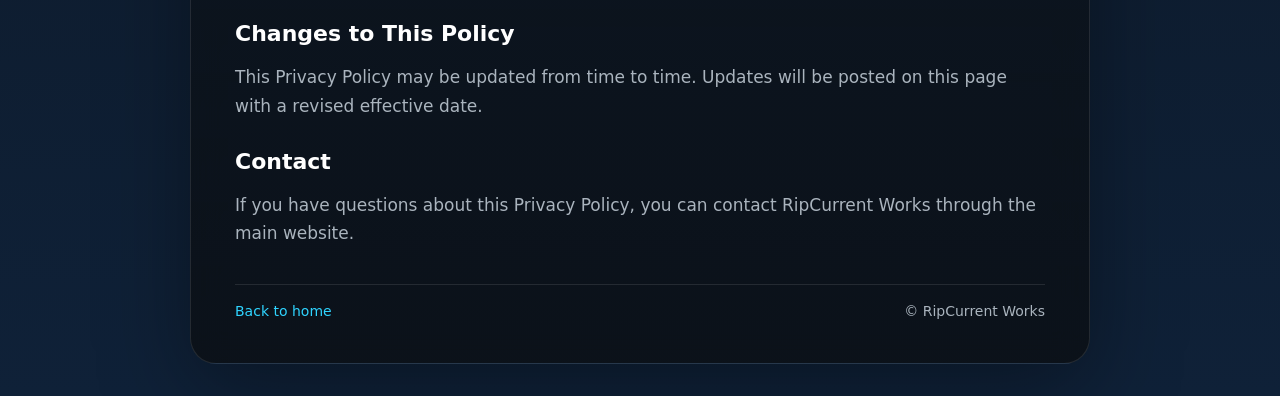
<file: privacy/index.html>
<!doctype html>
<html lang="en">
<head>
  <meta charset="utf-8" />
  <meta name="viewport" content="width=device-width, initial-scale=1" />
  <title>Privacy Policy | RipCurrent Works</title>
  <meta name="description" content="Privacy Policy for RipCurrent Works." />
  <style>
    :root {
      --bg: #0B0F14;
      --bg-navy: #0F2138;
      --text: #FFFFFF;
      --text-muted: #AAB4BE;
      --line: rgba(255,255,255,.10);
      --accent: #2FD4FF;
      --panel: rgba(15, 33, 56, .72);
      --shadow: rgba(0,0,0,.34);
    }
    * { box-sizing: border-box; }
    html, body { margin: 0; padding: 0; }
    body {
      min-height: 100vh;
      font-family: Inter, ui-sans-serif, system-ui, -apple-system, BlinkMacSystemFont, "Segoe UI", sans-serif;
      color: var(--text);
      background:
        radial-gradient(circle at 18% 18%, rgba(47,212,255,.10), transparent 26%),
        radial-gradient(circle at 82% 30%, rgba(46,111,142,.18), transparent 30%),
        linear-gradient(180deg, var(--bg) 0%, var(--bg-navy) 100%);
      padding: 32px;
    }
    .wrap {
      width: 100%;
      max-width: 900px;
      margin: 0 auto;
    }
    .card {
      width: 100%;
      padding: 44px;
      border: 1px solid var(--line);
      border-radius: 26px;
      background: linear-gradient(180deg, rgba(15,33,56,.72) 0%, rgba(11,15,20,.84) 100%);
      backdrop-filter: blur(14px);
      box-shadow: 0 24px 90px var(--shadow);
    }
    .brand {
      display: flex;
      align-items: center;
      justify-content: space-between;
      gap: 18px;
      margin-bottom: 30px;
      padding-bottom: 20px;
      border-bottom: 1px solid var(--line);
    }
    .brand-logo { height: 56px; width: auto; display: block; }
    .brand-mark { display: none; width: 42px; height: 42px; }
    a { color: var(--accent); text-decoration: none; }
    .eyebrow {
      display: inline-flex;
      align-items: center;
      gap: 8px;
      color: var(--accent);
      text-transform: uppercase;
      letter-spacing: .14em;
      font-size: 12px;
      font-weight: 700;
      margin-bottom: 16px;
    }
    .eyebrow::before {
      content: "";
      width: 28px;
      height: 1px;
      background: var(--accent);
      opacity: .8;
    }
    h1 {
      font-size: clamp(34px, 5vw, 56px);
      line-height: 1;
      margin: 0 0 18px;
      letter-spacing: -.04em;
    }
    h2 {
      margin-top: 28px;
      margin-bottom: 10px;
      font-size: 22px;
    }
    p, li {
      color: var(--text-muted);
      font-size: 17px;
      line-height: 1.7;
    }
    ul { padding-left: 22px; }
    .footer {
      margin-top: 36px;
      padding-top: 18px;
      border-top: 1px solid var(--line);
      font-size: 14px;
      color: var(--text-muted);
      display: flex;
      justify-content: space-between;
      gap: 12px;
      flex-wrap: wrap;
    }
    @media (max-width: 640px) {
      body { padding: 18px; }
      .card { padding: 26px 20px; border-radius: 18px; }
      .brand { margin-bottom: 22px; padding-bottom: 16px; }
      .brand-logo { display: none; }
      .brand-mark { display: block; }
      .footer { flex-direction: column; }
    }
  </style>
</head>
<body>
  <div class="wrap">
    <main class="card">
      <div class="brand">
        <img class="brand-logo" src="../logo-horizontal-light.png" alt="RipCurrent Works" />
        <img class="brand-mark" src="../symbol-light.png" alt="RipCurrent Works symbol" />
      </div>

      <div class="eyebrow">RipCurrent Works</div>
      <h1>Privacy Policy</h1>
      <p><strong>Effective date:</strong> April 4, 2026</p>
      <p>
        RipCurrent Works respects your privacy. This Privacy Policy explains, at a high level,
        how information may be collected, used, and protected when you visit this website or use software,
        apps, or services provided by RipCurrent Works.
      </p>

      <h2>Information We May Collect</h2>
      <ul>
        <li>Basic contact information you choose to provide</li>
        <li>Usage, device, browser, or analytics information</li>
        <li>Information submitted through forms, emails, or support requests</li>
      </ul>

      <h2>How Information May Be Used</h2>
      <ul>
        <li>To operate and improve products and services</li>
        <li>To respond to inquiries or support requests</li>
        <li>To maintain security, reliability, and performance</li>
        <li>To understand general usage patterns</li>
      </ul>

      <h2>Cookies and Analytics</h2>
      <p>
        RipCurrent Works may use basic analytics tools, cookies, or similar technologies to understand
        traffic and improve the site or products. These tools may collect limited technical information such as
        pages viewed, device type, browser type, and referring sources.
      </p>

      <h2>Sharing of Information</h2>
      <p>
        RipCurrent Works does not sell personal information. Information may be shared with trusted service providers
        or infrastructure partners only as needed to operate the website, apps, analytics, hosting, communications,
        or related services.
      </p>

      <h2>Data Retention</h2>
      <p>
        Information may be retained only as long as reasonably necessary to operate services, support users,
        comply with legal obligations, or resolve disputes.
      </p>

      <h2>Data Security</h2>
      <p>
        Reasonable efforts are made to protect information, but no method of transmission or storage is guaranteed
        to be completely secure.
      </p>

      <h2>Your Choices</h2>
      <p>
        You may contact RipCurrent Works to request updates or deletion of information you have directly provided,
        subject to any legal or operational obligations.
      </p>

      <h2>Children’s Privacy</h2>
      <p>
        RipCurrent Works products and services are not intended for children under 13, and personal information is not
        knowingly collected from children under 13.
      </p>

      <h2>Changes to This Policy</h2>
      <p>
        This Privacy Policy may be updated from time to time. Updates will be posted on this page with a revised effective date.
      </p>

      <h2>Contact</h2>
      <p>
        If you have questions about this Privacy Policy, you can contact RipCurrent Works through the main website.
      </p>

      <div class="footer">
        <span><a href="/">Back to home</a></span>
        <span>© RipCurrent Works</span>
      </div>
    </main>
  </div>
</body>
</html>
</file>
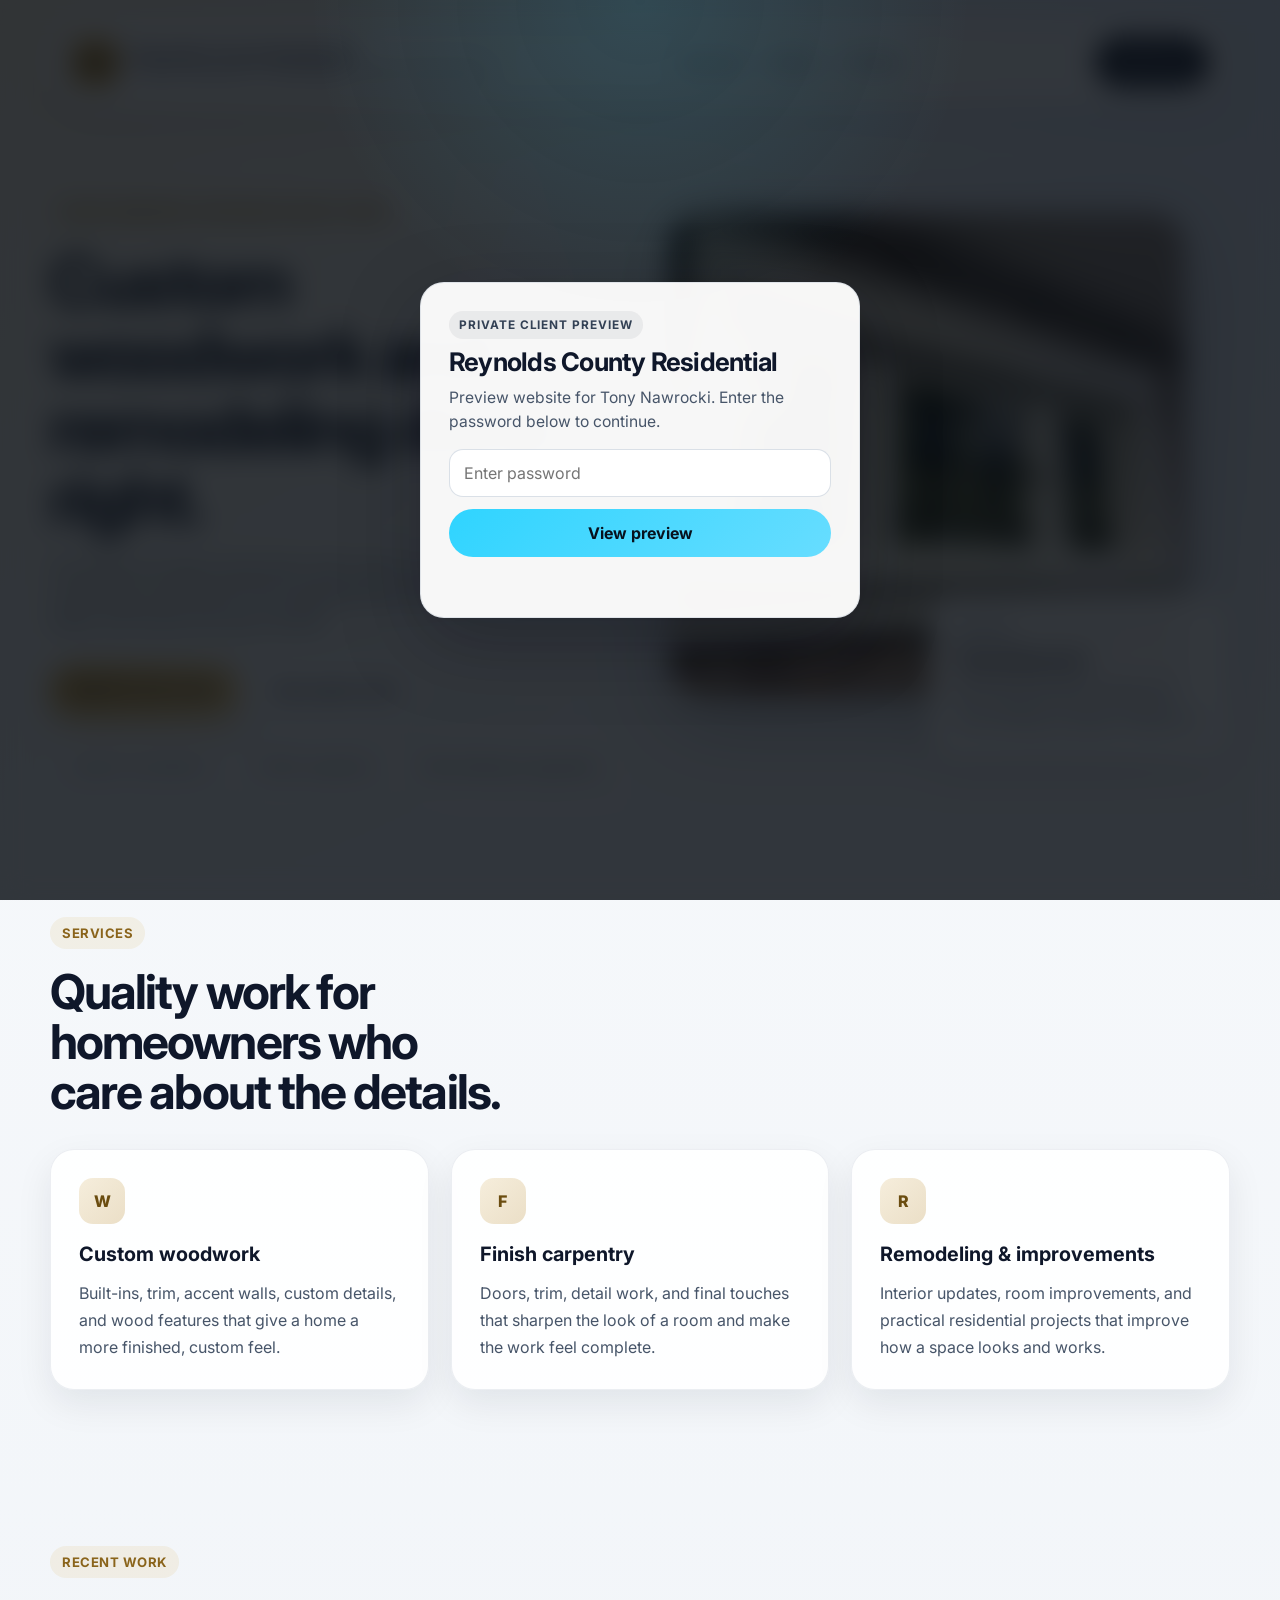
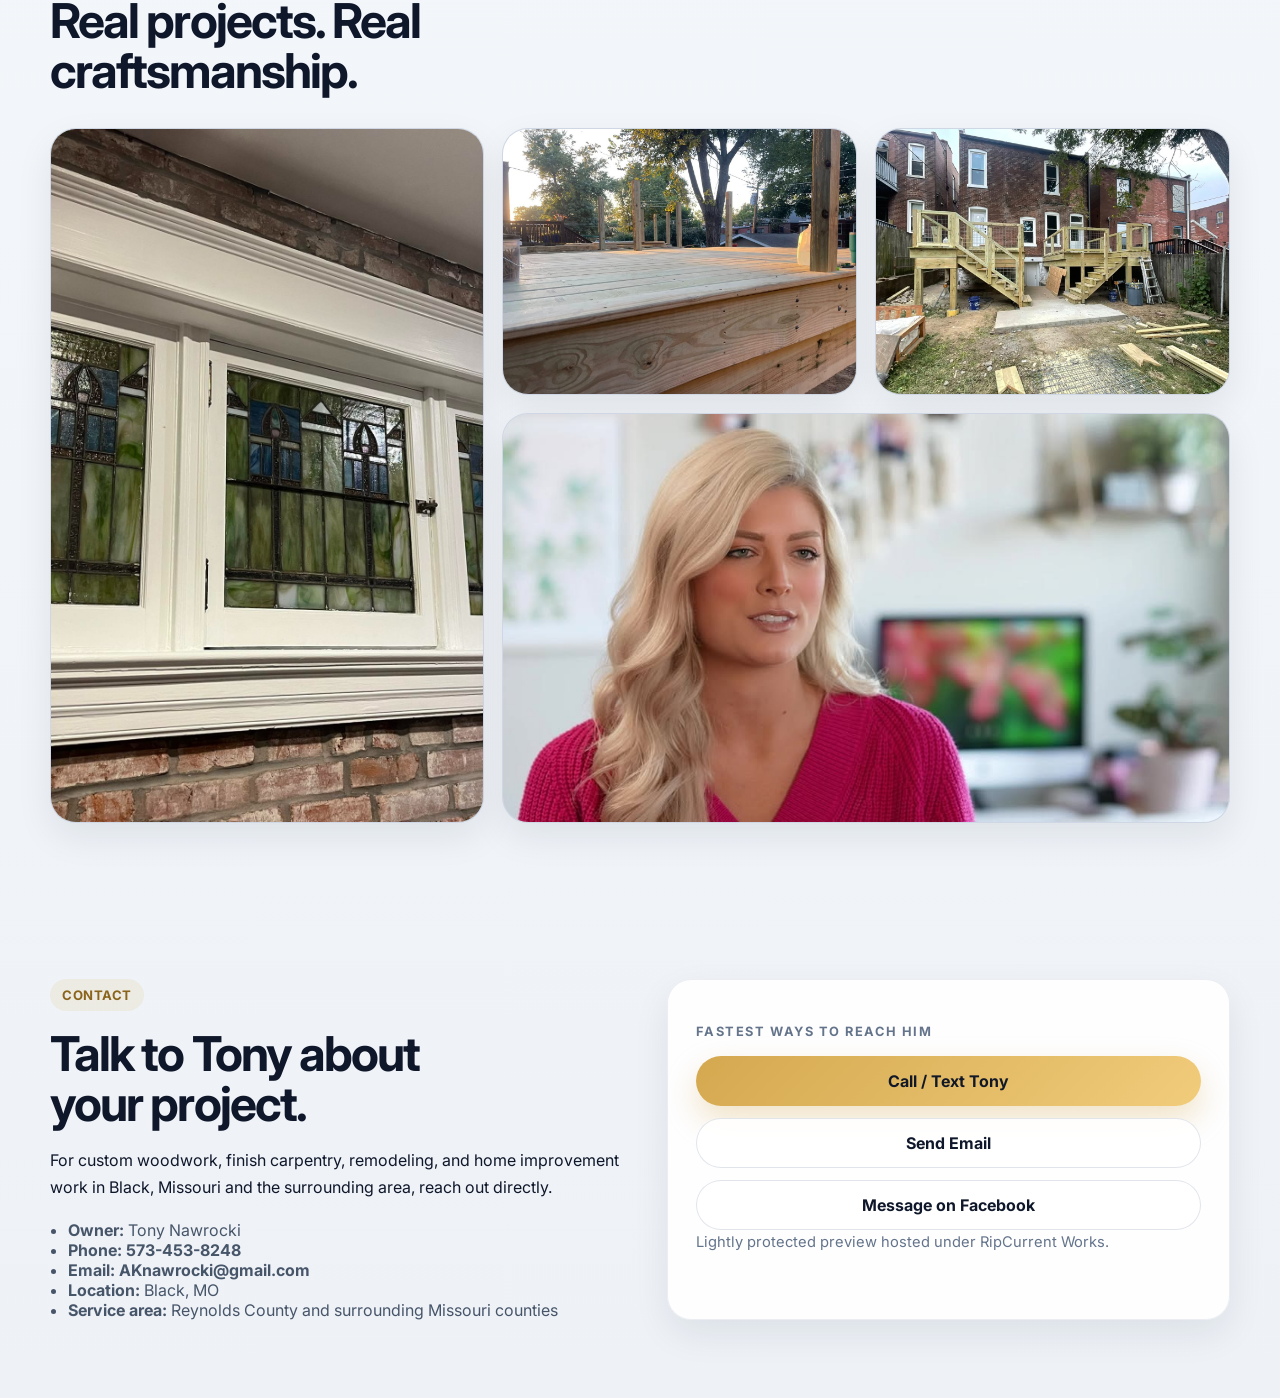
<file: rcr-preview/index.html>
<!DOCTYPE html>
<html lang="en">
  <head>
    <meta charset="UTF-8" />
    <meta name="viewport" content="width=device-width, initial-scale=1.0" />
    <title>Reynolds County Residential | Custom Woodwork & Remodeling in Black, Missouri</title>
    <meta
      name="description"
      content="Reynolds County Residential, owned by Tony Nawrocki, provides custom woodwork, remodeling, and home improvement services in Black, Missouri and surrounding counties." />
    <meta property="og:title" content="Reynolds County Residential" />
    <meta property="og:description" content="Custom woodwork, remodeling, and residential improvement services in Reynolds County and surrounding Missouri counties." />
    <meta property="og:type" content="website" />
    <meta property="og:image" content="./social-preview.svg" />
    <meta name="theme-color" content="#0f172a" />
    <link rel="preconnect" href="https://fonts.googleapis.com" />
    <link rel="preconnect" href="https://fonts.gstatic.com" crossorigin />
    <link href="https://fonts.googleapis.com/css2?family=Inter:wght@400;500;600;700;800&display=swap" rel="stylesheet" />
    <link rel="stylesheet" href="./styles.css" />
    <style>
      .preview-gate {
        position: fixed;
        inset: 0;
        z-index: 9999;
        display: grid;
        place-items: center;
        padding: 20px;
        background: radial-gradient(circle at top, rgba(47,212,255,.12), transparent 30%), rgba(7,11,18,.82);
        backdrop-filter: blur(14px);
      }
      .preview-gate.hidden { display: none; }
      .preview-card {
        width: min(100%, 440px);
        padding: 28px;
        border-radius: 24px;
        background: rgba(255,255,255,.96);
        border: 1px solid rgba(148,163,184,.24);
        box-shadow: 0 24px 80px rgba(2,8,23,.28);
        color: #0f172a;
      }
      .preview-card h2 {
        margin: 10px 0 10px;
        font-size: 1.6rem;
        line-height: 1.05;
        letter-spacing: -0.03em;
      }
      .preview-card p {
        margin: 0 0 14px;
        color: #475569;
        font-size: .98rem;
        line-height: 1.55;
      }
      .preview-badge {
        display: inline-flex;
        padding: 7px 10px;
        border-radius: 999px;
        background: rgba(15,23,42,.06);
        color: #334155;
        font-size: .74rem;
        font-weight: 700;
        letter-spacing: .08em;
        text-transform: uppercase;
      }
      .preview-form {
        display: grid;
        gap: 12px;
        margin-top: 14px;
      }
      .preview-form input {
        width: 100%;
        min-height: 48px;
        padding: 0 14px;
        border-radius: 14px;
        border: 1px solid rgba(148,163,184,.34);
        font: inherit;
      }
      .preview-form button {
        min-height: 48px;
        border: 0;
        border-radius: 999px;
        font: inherit;
        font-weight: 700;
        color: #07111d;
        background: linear-gradient(135deg, #2FD4FF, #67ddff);
        cursor: pointer;
      }
      .preview-error {
        min-height: 20px;
        color: #b91c1c;
        font-size: .9rem;
      }
    </style>
    <script type="application/ld+json">
      {
        "@context": "https://schema.org",
        "@type": "HomeAndConstructionBusiness",
        "name": "Reynolds County Residential",
        "url": "https://example.com",
        "email": "mailto:AKnawrocki@gmail.com",
        "telephone": "+1-573-453-8248",
        "founder": "Tony Nawrocki",
        "sameAs": ["https://www.facebook.com/profile.php?id=61579565171757"],
        "address": {
          "@type": "PostalAddress",
          "addressLocality": "Black",
          "addressRegion": "MO",
          "addressCountry": "US"
        },
        "areaServed": "Reynolds County and surrounding counties in Missouri",
        "description": "Custom woodwork, residential remodeling, and home improvement focused on craftsmanship, reliability, and clean finished results."
      }
    </script>
  </head>
  <body>
    <div class="preview-gate" id="previewGate">
      <div class="preview-card">
        <div class="preview-badge">Private client preview</div>
        <h2>Reynolds County Residential</h2>
        <p>Preview website for Tony Nawrocki. Enter the password below to continue.</p>
        <form class="preview-form" id="previewForm">
          <input id="previewPassword" type="password" placeholder="Enter password" autocomplete="current-password" />
          <button type="submit">View preview</button>
          <div class="preview-error" id="previewError"></div>
        </form>
      </div>
    </div>

    <div class="site-shell">
      <header class="topbar">
        <a class="brand" href="#home" aria-label="Reynolds County Residential home">
          <span class="brand-mark">RCR</span>
          <span class="brand-text">
            <strong>Reynolds County Residential</strong>
            <small>Custom Woodwork • Remodeling • Home Improvement</small>
          </span>
        </a>

        <nav class="nav">
          <a href="#services">Services</a>
          <a href="#gallery">Gallery</a>
          <a href="#contact">Contact</a>
        </nav>

        <a class="button button-ghost" href="tel:5734538248">Call Tony</a>
      </header>

      <main id="home">
        <section class="hero">
          <div class="hero-copy">
            <div class="eyebrow">Black, Missouri • Reynolds County area</div>
            <h1>Custom woodwork and remodeling done right.</h1>
            <p class="hero-text">
              <span class="hero-text-desktop">Tony Nawrocki helps homeowners with custom woodwork, finish carpentry, remodeling, and practical home upgrades that make a home look sharper, feel better, and function the way it should.</span>
              <span class="hero-text-mobile">Custom woodwork, remodeling, and finish-focused upgrades built with pride and local craftsmanship.</span>
            </p>

            <div class="hero-actions">
              <a class="button button-primary" href="tel:5734538248">Call 573-453-8248</a>
              <a class="button button-secondary" href="#gallery">See recent work</a>
            </div>

            <ul class="hero-points">
              <li>Custom woodwork</li>
              <li>Finish carpentry</li>
              <li>Remodeling & upgrades</li>
            </ul>
          </div>

          <div class="hero-visual">
            <div class="hero-photo-frame">
              <img src="./assets/653804131_122100838604985505_8624346670204219199_n.jpg" alt="Custom woodwork project by Reynolds County Residential" />
            </div>
            <div class="hero-floating-card">
              <span class="mini-label dark-label">Owner</span>
              <strong>Tony Nawrocki</strong>
              <p>Serving Reynolds County and surrounding counties in Missouri.</p>
            </div>
          </div>
        </section>

        <section class="section" id="services">
          <div class="section-heading compact-heading">
            <div class="eyebrow">Services</div>
            <h2>Quality work for homeowners who care about the details.</h2>
          </div>

          <div class="card-grid three-up">
            <article class="service-card">
              <div class="service-icon">W</div>
              <h3>Custom woodwork</h3>
              <p>Built-ins, trim, accent walls, custom details, and wood features that give a home a more finished, custom feel.</p>
            </article>
            <article class="service-card">
              <div class="service-icon">F</div>
              <h3>Finish carpentry</h3>
              <p>Doors, trim, detail work, and final touches that sharpen the look of a room and make the work feel complete.</p>
            </article>
            <article class="service-card">
              <div class="service-icon">R</div>
              <h3>Remodeling & improvements</h3>
              <p>Interior updates, room improvements, and practical residential projects that improve how a space looks and works.</p>
            </article>
          </div>
        </section>

        <section class="section" id="gallery">
          <div class="section-heading compact-heading">
            <div class="eyebrow">Recent Work</div>
            <h2>Real projects. Real craftsmanship.</h2>
          </div>

          <div class="gallery-grid real-gallery">
            <article class="gallery-tile gallery-tall real-photo">
              <img src="./assets/653804131_122100838604985505_8624346670204219199_n.jpg" alt="Custom woodwork feature project by Reynolds County Residential" />
            </article>
            <article class="gallery-tile real-photo">
              <img src="./assets/655758688_122101334756985505_4512927800827959694_n.jpg" alt="Detailed residential woodwork project" />
            </article>
            <article class="gallery-tile real-photo">
              <img src="./assets/656027895_122101334768985505_2099836635813182622_n.jpg" alt="Interior remodeling detail by Reynolds County Residential" />
            </article>
            <article class="gallery-tile wide real-photo">
              <img src="./assets/561641514_1467593614498660_1063365284484056006_n.jpg" alt="Residential project work by Tony Nawrocki" />
            </article>
          </div>
        </section>

        <section class="section" id="contact">
          <div class="contact-shell single-focus-contact">
            <div class="contact-info">
              <div class="eyebrow">Contact</div>
              <h2>Talk to Tony about your project.</h2>
              <p>
                For custom woodwork, finish carpentry, remodeling, and home improvement work in Black, Missouri and the surrounding area, reach out directly.
              </p>
              <ul class="contact-points">
                <li><strong>Owner:</strong> Tony Nawrocki</li>
                <li><strong>Phone:</strong> <a href="tel:5734538248">573-453-8248</a></li>
                <li><strong>Email:</strong> <a href="mailto:AKnawrocki@gmail.com">AKnawrocki@gmail.com</a></li>
                <li><strong>Location:</strong> Black, MO</li>
                <li><strong>Service area:</strong> Reynolds County and surrounding Missouri counties</li>
              </ul>
            </div>

            <div class="contact-form-card quick-contact-card">
              <p class="mini-label dark-label">Fastest ways to reach him</p>
              <div class="contact-actions contact-stack">
                <a class="button button-primary" href="tel:5734538248">Call / Text Tony</a>
                <a class="button button-secondary" href="mailto:AKnawrocki@gmail.com">Send Email</a>
                <a class="button button-secondary" href="https://www.facebook.com/profile.php?id=61579565171757" target="_blank" rel="noreferrer">Message on Facebook</a>
              </div>
              <p class="fine-print">Lightly protected preview hosted under RipCurrent Works.</p>
            </div>
          </div>
        </section>
      </main>

      <a class="mobile-callbar" href="tel:5734538248" aria-label="Call Tony Nawrocki">
        <span class="mobile-callbar-label">Call Tony</span>
        <strong>573-453-8248</strong>
      </a>
    </div>

    <script>
      (() => {
        const PASSWORD = 'bones';
        const STORAGE_KEY = 'rcr-preview-unlocked';
        const gate = document.getElementById('previewGate');
        const form = document.getElementById('previewForm');
        const input = document.getElementById('previewPassword');
        const error = document.getElementById('previewError');

        function unlock() {
          sessionStorage.setItem(STORAGE_KEY, 'yes');
          gate.classList.add('hidden');
        }

        if (sessionStorage.getItem(STORAGE_KEY) === 'yes') {
          gate.classList.add('hidden');
          return;
        }

        form.addEventListener('submit', (e) => {
          e.preventDefault();
          if (input.value === PASSWORD) {
            unlock();
          } else {
            error.textContent = 'Incorrect password.';
          }
        });
      })();
    </script>
  </body>
</html>
</file>
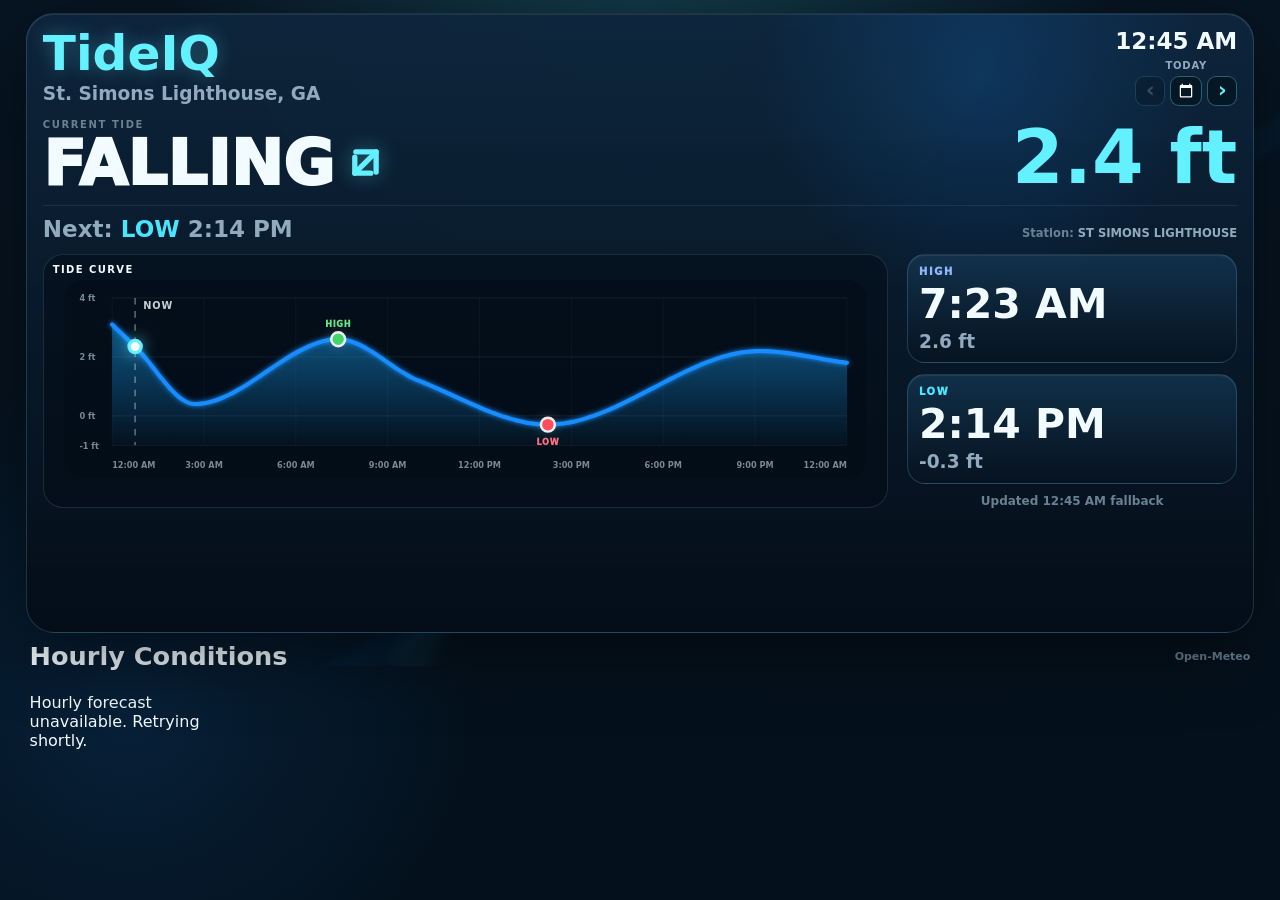
<file: tideiq/index.html>
<!doctype html>
<html lang="en">
<head>
  <meta charset="utf-8" />
  <meta name="viewport" content="width=device-width, initial-scale=1" />
  <title>TideIQ | RipCurrent Works</title>
  <meta name="description" content="TideIQ is a focused tide dashboard for current tide status, next tide, charted water movement, and hourly conditions." />
  <meta name="theme-color" content="#06111d" />
  <link rel="stylesheet" href="./styles.css?v=20261006-app28" />
</head>
<body>
  <main class="page-shell" aria-labelledby="page-title">
    <h1 id="page-title" class="sr-only">TideIQ tide dashboard</h1>
    <div id="app" class="app-root"></div>
  </main>
  <script src="./mock-data.js?v=20261006-app28" defer></script>
  <script src="./app.js?v=20261006-app28" defer></script>
</body>
</html>
</file>
<file: rcr-preview/styles.css>
:root {
  --bg: #08111f;
  --bg-soft: #0f172a;
  --card: #ffffff;
  --text: #0f172a;
  --muted: #475569;
  --white: #ffffff;
  --line: rgba(148, 163, 184, 0.18);
  --gold: #d4a84f;
  --gold-deep: #b98c35;
  --slate: #1e293b;
  --shadow: 0 24px 80px rgba(2, 8, 23, 0.24);
  --shadow-soft: 0 14px 36px rgba(15, 23, 42, 0.08);
  --radius: 24px;
  --max: 1180px;
}

* { box-sizing: border-box; }
html { scroll-behavior: smooth; }
body {
  margin: 0;
  font-family: 'Inter', system-ui, -apple-system, BlinkMacSystemFont, 'Segoe UI', sans-serif;
  color: var(--text);
  background:
    radial-gradient(circle at top left, rgba(212, 168, 79, 0.18), transparent 28%),
    radial-gradient(circle at top right, rgba(59, 130, 246, 0.12), transparent 24%),
    linear-gradient(180deg, #f8fafc 0%, #eef2f7 100%);
}

a { color: inherit; text-decoration: none; }
p { line-height: 1.7; }
img { max-width: 100%; display: block; }
input, select, textarea, button { font: inherit; }
.hero-text-mobile { display: none; }
.mobile-callbar { display: none; }

.site-shell { min-height: 100vh; }

.topbar {
  width: min(calc(100% - 32px), var(--max));
  margin: 20px auto 0;
  padding: 16px 20px;
  border: 1px solid rgba(255, 255, 255, 0.75);
  background: rgba(255, 255, 255, 0.72);
  backdrop-filter: blur(16px);
  border-radius: 999px;
  display: flex;
  align-items: center;
  justify-content: space-between;
  gap: 20px;
  position: sticky;
  top: 14px;
  z-index: 20;
  box-shadow: 0 12px 40px rgba(15, 23, 42, 0.08);
}

.brand { display: flex; align-items: center; gap: 14px; }
.brand-mark {
  width: 48px;
  height: 48px;
  border-radius: 14px;
  display: grid;
  place-items: center;
  background: linear-gradient(135deg, var(--gold), var(--gold-deep));
  color: #111827;
  font-weight: 800;
  letter-spacing: 0.08em;
  box-shadow: inset 0 1px 0 rgba(255,255,255,0.35);
}
.brand-text { display: grid; }
.brand-text strong { font-size: 0.98rem; }
.brand-text small { color: var(--muted); }

.nav {
  display: flex;
  align-items: center;
  gap: 22px;
  color: #334155;
  font-weight: 500;
}
.nav a:hover { color: #020617; }

.button {
  display: inline-flex;
  align-items: center;
  justify-content: center;
  gap: 10px;
  min-height: 50px;
  padding: 0 20px;
  border-radius: 999px;
  font-weight: 700;
  transition: transform 180ms ease, box-shadow 180ms ease, background 180ms ease, border-color 180ms ease;
}
.button:hover { transform: translateY(-1px); }
.button-primary {
  background: linear-gradient(135deg, var(--gold), #f1cc7b);
  color: #111827;
  box-shadow: 0 14px 32px rgba(212, 168, 79, 0.32);
}
.button-secondary {
  background: rgba(255,255,255,0.88);
  border: 1px solid rgba(148, 163, 184, 0.28);
}
.button-ghost {
  background: #0f172a;
  color: white;
}

.hero,
.section,
.trust-strip {
  width: min(calc(100% - 32px), var(--max));
  margin-left: auto;
  margin-right: auto;
}

.hero {
  display: grid;
  grid-template-columns: 1.02fr 0.98fr;
  gap: 40px;
  padding: 92px 0 50px;
  align-items: center;
}

.eyebrow {
  display: inline-flex;
  align-items: center;
  padding: 8px 12px;
  border-radius: 999px;
  background: rgba(212, 168, 79, 0.12);
  color: #8a641b;
  font-size: 0.82rem;
  font-weight: 700;
  letter-spacing: 0.04em;
  text-transform: uppercase;
}

.hero h1,
.section h2 {
  margin: 18px 0 18px;
  line-height: 1.04;
  letter-spacing: -0.04em;
}
.hero h1 {
  font-size: clamp(2.35rem, 5.6vw, 4.35rem);
  max-width: 12ch;
}
.hero-text {
  max-width: 62ch;
  font-size: 1rem;
  color: #334155;
}
.hero-actions {
  display: flex;
  flex-wrap: wrap;
  gap: 14px;
  margin-top: 30px;
}
.hero-points {
  list-style: none;
  padding: 0;
  margin: 28px 0 0;
  display: flex;
  flex-wrap: wrap;
  gap: 12px;
}
.hero-points li {
  padding: 12px 16px;
  border-radius: 999px;
  background: rgba(255,255,255,0.8);
  border: 1px solid rgba(148,163,184,0.2);
  color: #334155;
}

.hero-visual {
  position: relative;
  min-height: 560px;
}
.hero-photo-frame {
  position: absolute;
  inset: 0 46px 78px 0;
  border-radius: 32px;
  overflow: hidden;
  box-shadow: var(--shadow);
  background: #dbe3ee;
}
.hero-photo-frame img {
  width: 100%;
  height: 100%;
  object-fit: cover;
}
.hero-floating-card {
  position: absolute;
  right: 0;
  bottom: 14px;
  width: min(300px, 82%);
  padding: 24px;
  border-radius: 24px;
  background: rgba(255,255,255,0.92);
  border: 1px solid rgba(148,163,184,0.18);
  box-shadow: var(--shadow-soft);
}
.hero-floating-card strong {
  display: block;
  margin-top: 10px;
  font-size: 1.15rem;
}
.hero-floating-card p { margin: 8px 0 0; color: var(--muted); }

.mini-label {
  color: #cbd5e1;
  font-size: 0.8rem;
  text-transform: uppercase;
  letter-spacing: 0.12em;
  font-weight: 700;
}
.dark-label { color: #64748b; }

.trust-strip {
  margin-top: 10px;
  margin-bottom: 24px;
  padding: 20px 24px;
  border-radius: 22px;
  background: rgba(255,255,255,0.82);
  border: 1px solid rgba(148,163,184,0.16);
  display: grid;
  grid-template-columns: repeat(4, 1fr);
  gap: 12px;
  text-align: center;
  color: #334155;
  font-weight: 700;
}

.section { padding: 78px 0; }
.section-heading { max-width: 780px; margin-bottom: 32px; }
.compact-heading { max-width: 640px; }
.section-heading p { color: var(--muted); }
.section h2 { font-size: clamp(1.8rem, 4vw, 3rem); max-width: 15ch; }
.section-heading.narrow { max-width: 640px; margin-inline: auto; text-align: center; }
.section-heading.narrow h2 { max-width: none; }
.section-heading.light p, .section-heading.light h2 { color: white; }

.brand-banner { padding-top: 24px; }
.brand-banner-card {
  display: grid;
  grid-template-columns: 1.15fr 0.85fr;
  gap: 24px;
  padding: 30px;
  border-radius: 30px;
  background: linear-gradient(135deg, #e8edf5, #ffffff);
  border: 1px solid rgba(148,163,184,0.18);
  box-shadow: var(--shadow-soft);
}
.brand-banner-card h2 { max-width: 13ch; }
.brand-banner-card p { margin: 0; color: var(--muted); align-self: center; }

.card-grid { display: grid; gap: 22px; }
.three-up { grid-template-columns: repeat(3, 1fr); }
.service-card,
.project-card,
.faq-list details,
.contact-form-card {
  background: rgba(255,255,255,0.9);
  border: 1px solid rgba(148,163,184,0.18);
  border-radius: var(--radius);
  padding: 28px;
  box-shadow: var(--shadow-soft);
}
.service-icon {
  width: 46px;
  height: 46px;
  border-radius: 14px;
  display: grid;
  place-items: center;
  margin-bottom: 18px;
  background: linear-gradient(135deg, rgba(212,168,79,0.2), rgba(185,140,53,0.28));
  color: #6b4d10;
  font-weight: 800;
}
.service-card h3 { margin-top: 0; margin-bottom: 14px; font-size: 1.24rem; }
.service-card p { margin: 0; color: var(--muted); }

.projects-section { padding-top: 34px; }
.project-grid {
  display: grid;
  grid-template-columns: 1.15fr 0.85fr 0.85fr;
  gap: 22px;
}
.project-card { padding: 0; overflow: hidden; }
.image-project-card img {
  width: 100%;
  height: 260px;
  object-fit: cover;
  border-bottom: 1px solid rgba(148,163,184,0.14);
}
.project-copy { padding: 24px; }
.project-copy h3 { margin: 0 0 10px; }
.project-copy p { margin: 0; color: var(--muted); }

.gallery-grid {
  display: grid;
  grid-template-columns: 1.1fr 0.9fr 0.9fr;
  gap: 18px;
}
.gallery-tile {
  min-height: 220px;
  border-radius: 26px;
  overflow: hidden;
  border: 1px solid rgba(148,163,184,0.18);
  background: #dbe3ee;
  box-shadow: var(--shadow-soft);
}
.gallery-tall { grid-row: span 2; min-height: 458px; }
.gallery-tile.wide { grid-column: span 2; }
.real-photo img {
  width: 100%;
  height: 100%;
  object-fit: cover;
}
.gallery-note {
  margin-top: 18px;
  padding: 18px 20px;
  border-radius: 18px;
  background: rgba(255,255,255,0.82);
  border: 1px solid rgba(148,163,184,0.16);
  color: var(--muted);
}

.dark-section {
  width: 100%;
  max-width: none;
  background: linear-gradient(180deg, #0b1220, #111827);
  margin-top: 18px;
}
.dark-section > * {
  width: min(calc(100% - 32px), var(--max));
  margin-left: auto;
  margin-right: auto;
}
.steps {
  display: grid;
  grid-template-columns: repeat(4, 1fr);
  gap: 18px;
  padding-bottom: 78px;
}
.steps article {
  padding: 24px;
  border-radius: 24px;
  background: rgba(255,255,255,0.06);
  border: 1px solid rgba(255,255,255,0.08);
  color: white;
}
.steps span {
  display: inline-grid;
  width: 44px;
  height: 44px;
  place-items: center;
  border-radius: 999px;
  background: rgba(212,168,79,0.18);
  color: #f5d58e;
  font-weight: 800;
}
.steps h3 { margin: 18px 0 12px; }
.steps p { margin: 0; color: #cbd5e1; }

.stats-section { padding-top: 28px; }
.stats-grid {
  display: grid;
  grid-template-columns: repeat(3, 1fr);
  gap: 18px;
}
.stats-grid article {
  padding: 26px;
  border-radius: 24px;
  background: rgba(255,255,255,0.84);
  border: 1px solid rgba(148,163,184,0.16);
  box-shadow: var(--shadow-soft);
}
.stats-grid strong { display: block; margin-bottom: 10px; font-size: 1.1rem; }
.stats-grid span { color: var(--muted); }

.split-heading {
  max-width: none;
  display: grid;
  grid-template-columns: 1fr 0.9fr;
  gap: 22px;
  align-items: end;
}
.faq-side-note p { margin: 0; color: var(--muted); }
.faq-list { display: grid; gap: 16px; }
.faq-list details summary {
  cursor: pointer;
  font-weight: 700;
  list-style: none;
}
.faq-list details summary::-webkit-details-marker { display: none; }
.faq-list details p { margin: 14px 0 0; color: var(--muted); }
.faq-list a {
  color: #0f172a;
  font-weight: 700;
}

.contact-shell {
  display: grid;
  grid-template-columns: 0.95fr 1.05fr;
  gap: 24px;
  align-items: start;
}
.contact-points {
  margin: 18px 0 0;
  padding-left: 18px;
  color: #475569;
}
.contact-points a { font-weight: 700; }
.contact-form {
  display: grid;
  gap: 16px;
}
.contact-form label {
  display: grid;
  gap: 8px;
}
.contact-form label span {
  font-weight: 600;
  color: #334155;
}
.contact-form input,
.contact-form select,
.contact-form textarea {
  width: 100%;
  border: 1px solid rgba(148,163,184,0.26);
  border-radius: 16px;
  padding: 14px 16px;
  background: #fff;
  color: #0f172a;
  outline: none;
}
.contact-form input:focus,
.contact-form select:focus,
.contact-form textarea:focus {
  border-color: rgba(212,168,79,0.8);
  box-shadow: 0 0 0 4px rgba(212,168,79,0.14);
}
.contact-actions {
  display: flex;
  flex-wrap: wrap;
  gap: 12px;
  margin-top: 4px;
}
.contact-stack {
  display: grid;
  gap: 12px;
}
.contact-stack .button {
  width: 100%;
}
.single-focus-contact {
  grid-template-columns: 1fr 0.95fr;
}
.quick-contact-card {
  align-self: stretch;
}
.fine-print {
  color: #64748b;
  margin: 0;
  font-size: 0.92rem;
}

@media (max-width: 1024px) {
  .hero,
  .brand-banner-card,
  .three-up,
  .project-grid,
  .gallery-grid,
  .steps,
  .stats-grid,
  .split-heading,
  .contact-shell {
    grid-template-columns: 1fr;
  }

  .hero h1,
  .section h2,
  .brand-banner-card h2 { max-width: none; }
  .hero-visual { min-height: auto; display: grid; gap: 18px; }
  .hero-photo-frame,
  .hero-floating-card { position: relative; inset: auto; width: auto; }
  .hero-photo-frame { min-height: 320px; }
  .gallery-tall,
  .gallery-tile.wide { grid-row: auto; grid-column: auto; min-height: 220px; }
  .trust-strip { grid-template-columns: repeat(2, 1fr); }
}

@media (max-width: 760px) {
  main {
    display: flex;
    flex-direction: column;
  }
  #gallery { order: 3; }
  #contact { order: 4; }
  #services { order: 5; }
  #projects { order: 6; }
  #about { order: 7; }
  #faq { order: 8; }

  .topbar {
    width: min(calc(100% - 20px), var(--max));
    margin-top: 10px;
    border-radius: 20px;
    padding: 10px;
    align-items: stretch;
    flex-direction: column;
    gap: 8px;
  }

  .brand {
    gap: 10px;
  }
  .brand-mark {
    width: 38px;
    height: 38px;
    border-radius: 11px;
    font-size: 0.8rem;
  }
  .brand-text strong {
    font-size: 0.9rem;
    line-height: 1.1;
  }
  .brand-text small {
    font-size: 0.72rem;
    line-height: 1.15;
  }

  .nav {
    width: 100%;
    display: grid;
    grid-template-columns: repeat(2, minmax(0, 1fr));
    gap: 8px;
    font-size: 0.86rem;
  }
  .nav a {
    text-align: center;
    padding: 8px 8px;
    border-radius: 999px;
    background: rgba(255,255,255,0.72);
    border: 1px solid rgba(148,163,184,0.14);
  }
  .nav a:nth-child(2),
  .nav a:nth-child(4) {
    display: none;
  }
  .topbar > .button {
    width: 100%;
  }

  .hero {
    width: min(calc(100% - 20px), var(--max));
    padding-top: 22px;
    padding-bottom: 12px;
    gap: 14px;
  }
  .hero h1 {
    font-size: clamp(1.72rem, 7.2vw, 2.2rem);
    line-height: 1.08;
    letter-spacing: -0.028em;
    margin: 12px 0 10px;
  }
  .hero-text {
    font-size: 0.93rem;
    line-height: 1.52;
  }
  .hero-actions {
    margin-top: 14px;
    gap: 8px;
  }
  .hero-actions .button {
    width: 100%;
  }
  .hero-points {
    margin-top: 14px;
    gap: 7px;
  }
  .hero-points li {
    padding: 8px 11px;
    font-size: 0.8rem;
  }
  .hero-visual {
    gap: 12px;
  }
  .hero-photo-frame {
    min-height: 220px;
    border-radius: 18px;
  }
  .hero-floating-card {
    padding: 16px;
    border-radius: 16px;
  }
  .hero-floating-card strong {
    font-size: 1rem;
  }
  .hero-floating-card p {
    font-size: 0.9rem;
    line-height: 1.45;
  }

  .section,
  .trust-strip {
    width: min(calc(100% - 20px), var(--max));
  }
  .trust-strip {
    display: none;
  }
  .section {
    padding-top: 34px;
    padding-bottom: 34px;
  }
  .section-heading {
    margin-bottom: 18px;
  }
  .section h2 {
    font-size: clamp(1.35rem, 6vw, 1.88rem);
    line-height: 1.12;
    margin: 10px 0 10px;
  }
  .section-heading p,
  .project-copy p,
  .faq-list details p,
  .contact-points,
  .fine-print {
    font-size: 0.92rem;
    line-height: 1.5;
  }
  .eyebrow {
    font-size: 0.68rem;
    padding: 6px 9px;
  }
  .button {
    min-height: 42px;
    padding: 0 14px;
    font-size: 0.9rem;
  }

  .service-card,
  .faq-list details,
  .contact-form-card,
  .project-copy,
  .brand-banner-card,
  .hero-floating-card,
  .stats-grid article {
    padding: 16px;
    border-radius: 16px;
  }
  .service-icon {
    width: 38px;
    height: 38px;
    margin-bottom: 12px;
  }
  .service-card h3,
  .project-copy h3,
  .steps h3 {
    font-size: 0.98rem;
    margin-bottom: 7px;
  }
  .brand-banner {
    display: none;
  }
  .image-project-card img {
    height: 190px;
  }
  .gallery-grid {
    gap: 10px;
  }
  .gallery-tile,
  .gallery-tall,
  .gallery-tile.wide {
    min-height: 160px;
    border-radius: 16px;
  }
  .gallery-note {
    margin-top: 10px;
    padding: 12px 14px;
    border-radius: 14px;
    font-size: 0.9rem;
  }
  .steps {
    gap: 10px;
    padding-bottom: 34px;
  }
  .steps article {
    padding: 16px;
    border-radius: 16px;
  }
  .steps span {
    width: 34px;
    height: 34px;
    font-size: 0.8rem;
  }
  .stats-grid {
    gap: 10px;
  }
  .faq-list {
    gap: 10px;
  }
  .contact-shell {
    gap: 14px;
  }
  .contact-form {
    gap: 10px;
  }
  .contact-form input,
  .contact-form select,
  .contact-form textarea {
    border-radius: 12px;
    padding: 11px 12px;
  }
  .contact-actions {
    gap: 8px;
  }
  .contact-actions .button {
    width: 100%;
  }
}
}
  .contact-actions {
    gap: 8px;
  }
  .contact-actions .button {
    width: 100%;
  }
}
, env(safe-area-inset-bottom));
    z-index: 40;
    display: flex;
    align-items: center;
    justify-content: space-between;
    gap: 12px;
    padding: 14px 16px;
    border-radius: 18px;
    background: linear-gradient(135deg, #0f172a, #1e293b);
    color: white;
    box-shadow: 0 18px 40px rgba(15, 23, 42, 0.28);
    border: 1px solid rgba(255,255,255,0.08);
  }
  .mobile-callbar-label {
    font-size: 0.78rem;
    text-transform: uppercase;
    letter-spacing: 0.12em;
    color: #cbd5e1;
  }
  .mobile-callbar strong {
    font-size: 1rem;
    letter-spacing: -0.02em;
  }
}
</file>
<file: tideiq/styles.css>
:root {
  color-scheme: dark;
  --bg: #06111d;
  --panel: rgba(8, 21, 35, 0.86);
  --card: rgba(13, 35, 55, 0.78);
  --chart: rgba(3, 13, 24, 0.76);
  --line: rgba(144, 222, 255, 0.18);
  --line-strong: rgba(99, 240, 255, 0.34);
  --text: #f2fbff;
  --muted: #91aabd;
  --muted-2: #688293;
  --cyan: #63f0ff;
  --blue: #168cff;
  --low: #49e5ff;
  --high: #8fb6ff;
  --high-dot: #42d66b;
  --low-dot: #ff4d5f;
  --shadow: rgba(0, 0, 0, 0.46);
  --radius: 28px;
  --radius-sm: 18px;
  --font: Inter, ui-sans-serif, system-ui, -apple-system, BlinkMacSystemFont, "Segoe UI", sans-serif;
}

* { box-sizing: border-box; }

html,
body {
  margin: 0;
  min-height: 100%;
}

body {
  min-height: 100vh;
  overflow-x: hidden;
  font-family: var(--font);
  color: var(--text);
  background:
    radial-gradient(circle at 50% -10%, rgba(73, 229, 255, 0.20), transparent 30rem),
    radial-gradient(circle at 10% 80%, rgba(22, 140, 255, 0.12), transparent 22rem),
    linear-gradient(180deg, #071522 0%, #04101b 100%);
}

.sr-only {
  position: absolute;
  width: 1px;
  height: 1px;
  padding: 0;
  margin: -1px;
  overflow: hidden;
  clip: rect(0, 0, 0, 0);
  white-space: nowrap;
  border: 0;
}

.page-shell {
  min-height: 100vh;
  padding: max(14px, env(safe-area-inset-top)) 0 max(24px, env(safe-area-inset-bottom));
}

.ambient {
  position: fixed;
  inset: 0;
  z-index: -1;
  pointer-events: none;
}

.ambient::before {
  content: "";
  position: absolute;
  inset: 10% -22% auto;
  height: 36rem;
  background:
    linear-gradient(115deg, transparent 0 44%, rgba(99, 240, 255, 0.06) 45% 46%, transparent 47% 100%),
    linear-gradient(150deg, transparent 0 56%, rgba(22, 140, 255, 0.07) 57% 58%, transparent 59% 100%);
  opacity: 0.75;
}

.content-stack {
  width: min(100% - 24px, 430px);
  margin: 0 auto;
  display: grid;
  gap: 14px;
}

.dashboard-card {
  position: relative;
  overflow: hidden;
  min-width: 0;
  padding: 18px;
  border: 1px solid var(--line);
  border-radius: var(--radius);
  background:
    linear-gradient(180deg, rgba(16, 44, 70, 0.70), rgba(4, 13, 24, 0.94)),
    var(--panel);
  box-shadow:
    0 24px 70px var(--shadow),
    inset 0 1px 0 rgba(255, 255, 255, 0.08);
  backdrop-filter: blur(20px);
}

.dashboard-card::before {
  content: "";
  position: absolute;
  inset: 0;
  background: radial-gradient(circle at 78% 10%, rgba(22, 140, 255, 0.18), transparent 14rem);
  pointer-events: none;
}

.dashboard-card > * { position: relative; }

.dashboard-header {
  display: flex;
  align-items: flex-start;
  justify-content: space-between;
  gap: 14px;
}

.brand,
.location,
.station-label,
.status-label,
.next-tide,
.dashboard-footer,
.tide-event-card p,
.tide-event-card span,
.section-head span,
.hourly-card span {
  margin: 0;
}

.brand {
  color: var(--cyan);
  font-size: clamp(34px, 9vw, 42px);
  font-weight: 900;
  line-height: 0.96;
  letter-spacing: 0;
  text-shadow: 0 0 18px rgba(99, 240, 255, 0.30);
}

.location {
  margin-top: 7px;
  color: var(--muted);
  font-size: 13px;
  font-weight: 750;
}

.station-label {
  margin-top: 3px;
  color: var(--muted-2);
  font-size: 10px;
  font-weight: 850;
  letter-spacing: 0.08em;
  text-transform: uppercase;
}

.dashboard-header time {
  display: block;
  color: var(--text);
  font-size: 14px;
  font-weight: 850;
  line-height: 1;
  text-align: right;
}

.header-meta {
  flex: 0 0 auto;
  display: grid;
  justify-items: end;
  gap: 8px;
}

.date-browser {
  display: grid;
  grid-template-columns: 30px 32px 30px;
  gap: 5px;
  align-items: center;
}

.date-context {
  grid-column: 1 / -1;
  justify-self: center;
  color: var(--muted);
  font-size: 10px;
  font-weight: 900;
  letter-spacing: 0.08em;
  line-height: 1;
  text-transform: uppercase;
}

.date-step,
.date-picker {
  min-height: 30px;
  border: 1px solid var(--line-strong);
  border-radius: 9px;
  color: var(--text);
  background: rgba(5, 20, 33, 0.78);
  font: inherit;
  font-weight: 850;
}

.date-step {
  cursor: pointer;
}

.date-step {
  padding: 0;
  color: var(--cyan);
  font-size: 21px;
  line-height: 1;
}

.date-step:disabled {
  cursor: default;
  color: var(--muted-2);
  opacity: 0.45;
}

.date-picker-wrap {
  min-width: 0;
}

.date-picker {
  width: 32px;
  padding: 0 4px;
  color-scheme: dark;
  color: transparent;
  cursor: pointer;
}

.date-picker::-webkit-datetime-edit {
  display: none;
}

.date-picker::-webkit-calendar-picker-indicator {
  width: 16px;
  height: 16px;
  margin: 0;
  padding: 3px;
  cursor: pointer;
}

.date-step:focus-visible,
.date-picker:focus-visible {
  outline: 2px solid var(--cyan);
  outline-offset: 2px;
}

.tide-status {
  margin-top: 18px;
  display: grid;
  grid-template-columns: minmax(0, 1fr) auto;
  gap: 12px;
  align-items: end;
}

.status-label {
  color: var(--muted-2);
  font-size: 10px;
  font-weight: 900;
  letter-spacing: 0.16em;
  text-transform: uppercase;
}

.status-row {
  margin-top: 6px;
  display: flex;
  align-items: center;
  gap: 8px;
  min-width: 0;
}

.status-row strong {
  color: var(--text);
  font-size: clamp(26px, 7vw, 30px);
  font-weight: 950;
  line-height: 0.9;
  letter-spacing: 0;
}

.direction-icon {
  width: clamp(25px, 7vw, 30px);
  height: clamp(25px, 7vw, 30px);
  color: var(--cyan);
  filter: drop-shadow(0 0 10px rgba(99, 240, 255, 0.36));
}

.height-readout {
  min-width: 94px;
  text-align: right;
}

.height-readout span {
  display: block;
  color: var(--cyan);
  font-size: clamp(26px, 7vw, 30px);
  font-weight: 900;
  line-height: 0.92;
  letter-spacing: 0;
}

.next-tide-row {
  margin-top: 12px;
  padding-top: 10px;
  border-top: 1px solid rgba(255, 255, 255, 0.08);
  display: flex;
  align-items: baseline;
  justify-content: space-between;
  gap: 12px;
  min-width: 0;
}

.next-tide {
  color: var(--muted);
  font-size: 16px;
  font-weight: 850;
  flex: 0 0 auto;
}

.next-tide strong,
.tide-event-card.low p { color: var(--low); }

.tide-station {
  margin: 0;
  min-width: 0;
  overflow: hidden;
  color: var(--muted-2);
  font-size: 10px;
  font-weight: 850;
  line-height: 1.2;
  text-align: right;
  text-overflow: ellipsis;
  white-space: nowrap;
}

.tide-station strong {
  color: var(--muted);
  font-weight: 850;
}

.tide-event-card.high p { color: var(--high); }

.dashboard-lower {
  margin-top: 12px;
}

.future-date .dashboard-lower {
  margin-top: 18px;
}

.chart-panel {
  padding: 10px;
  overflow: hidden;
  border: 1px solid rgba(144, 222, 255, 0.14);
  border-radius: 20px;
  background: rgba(4, 13, 24, 0.58);
}

.section-head {
  display: flex;
  align-items: center;
  justify-content: space-between;
  gap: 12px;
  margin-bottom: 5px;
}

.section-head h2 {
  margin: 0;
  color: var(--text);
  font-size: 10px;
  font-weight: 900;
  letter-spacing: 0.14em;
  text-transform: uppercase;
}

.tide-chart {
  display: block;
  width: 100%;
  height: 192px;
  overflow: hidden;
}

.grid-line {
  stroke: rgba(255, 255, 255, 0.08);
  stroke-width: 1;
}

.time-grid-line {
  stroke: rgba(255, 255, 255, 0.05);
  stroke-width: 1;
}

.axis-label,
.time-label {
  fill: rgba(190, 215, 226, 0.62);
  font-size: 10px;
  font-weight: 800;
}

.tide-line {
  fill: none;
  stroke: var(--blue);
  stroke-width: 5;
  stroke-linecap: round;
}

.current-line {
  stroke: rgba(242, 251, 255, 0.36);
  stroke-width: 2;
  stroke-dasharray: 8 8;
}

.now-label {
  fill: rgba(242, 251, 255, 0.82);
  font-size: 12px;
  font-weight: 900;
  letter-spacing: 0.08em;
  text-transform: uppercase;
}

.current-dot {
  fill: #ffffff;
  stroke: var(--cyan);
  stroke-width: 4;
  filter: drop-shadow(0 0 10px rgba(99, 240, 255, 0.66));
}

.event-dot {
  stroke: rgba(255, 255, 255, 0.92);
  stroke-width: 3;
  filter: drop-shadow(0 0 8px rgba(255, 255, 255, 0.16));
}

.high-dot { fill: var(--high-dot); }
.low-dot { fill: var(--low-dot); }

.event-label {
  font-size: 10px;
  font-weight: 950;
  letter-spacing: 0.08em;
}

.high-label { fill: #67e58a; }
.low-label { fill: #ff7180; }

.tide-events {
  margin-top: 10px;
  display: grid;
  grid-template-columns: repeat(2, minmax(0, 1fr));
  gap: 10px;
}

.tide-event-card {
  min-width: 0;
  padding: 12px;
  border: 1px solid var(--line);
  border-radius: var(--radius-sm);
  background: linear-gradient(180deg, rgba(20, 56, 84, 0.74), rgba(7, 19, 32, 0.82));
  box-shadow: inset 0 1px 0 rgba(255, 255, 255, 0.07);
}

.tide-event-card p {
  font-size: 10px;
  font-weight: 950;
  letter-spacing: 0.16em;
}

.tide-event-card strong {
  display: block;
  margin-top: 7px;
  color: var(--text);
  font-size: clamp(21px, 5.8vw, 27px);
  line-height: 1;
}

.tide-event-card span {
  display: block;
  margin-top: 6px;
  color: var(--muted);
  font-size: 14px;
  font-weight: 800;
}

.tide-events.multi {
  gap: 8px;
}

.tide-events.multi .tide-event-card {
  padding: 10px 12px;
}

.tide-events.multi .tide-event-card strong {
  margin-top: 5px;
  font-size: clamp(20px, 5vw, 25px);
}

.tide-events.multi .tide-event-card span {
  margin-top: 4px;
}

.dashboard-footer {
  margin-top: 10px;
  display: flex;
  justify-content: center;
  color: var(--muted-2);
  font-size: 12px;
  font-weight: 800;
}

.hourly-section {
  min-width: 0;
  overflow: hidden;
}

.daily-section {
  min-width: 0;
}

.daily-section .section-head {
  padding: 0 4px;
}

.daily-section .section-head h2 {
  font-size: clamp(24px, 7vw, 30px);
  line-height: 1;
  letter-spacing: 0;
  text-transform: none;
}

.forecast-source {
  color: var(--muted-2);
  font-size: 11px;
  font-weight: 800;
  text-decoration: none;
}

.forecast-source:hover {
  color: var(--cyan);
}

.daily-forecast-card,
.forecast-empty {
  border: 1px solid var(--line);
  border-radius: 20px;
  background: linear-gradient(180deg, rgba(18, 52, 78, 0.88), rgba(7, 18, 31, 0.86));
  box-shadow: 0 16px 36px rgba(0, 0, 0, 0.22), inset 0 1px 0 rgba(255, 255, 255, 0.08);
}

.daily-forecast-card {
  display: grid;
  grid-template-columns: minmax(0, 1.3fr) auto;
  gap: 14px 20px;
  align-items: center;
  padding: 16px;
}

.forecast-condition {
  display: flex;
  align-items: center;
  gap: 12px;
  min-width: 0;
}

.forecast-icon {
  flex: 0 0 auto;
  font-size: 38px;
  line-height: 1;
}

.forecast-condition strong,
.forecast-condition span {
  display: block;
}

.forecast-condition strong {
  font-size: 18px;
}

.forecast-condition div > span {
  margin-top: 4px;
  color: var(--muted);
  font-size: 12px;
  font-weight: 800;
}

.forecast-temperatures {
  display: flex;
  gap: 16px;
  text-align: center;
}

.forecast-temperatures span,
.forecast-temperatures strong {
  display: block;
}

.forecast-temperatures span {
  color: var(--muted-2);
  font-size: 10px;
  font-weight: 900;
  text-transform: uppercase;
}

.forecast-temperatures strong {
  margin-top: 3px;
  color: var(--text);
  font-size: 27px;
  line-height: 1;
}

.forecast-details {
  grid-column: 1 / -1;
  display: flex;
  gap: 18px;
  padding-top: 11px;
  border-top: 1px solid rgba(255, 255, 255, 0.08);
  color: var(--muted);
  font-size: 13px;
}

.forecast-details strong {
  color: var(--cyan);
}

.forecast-empty {
  min-height: 112px;
  display: grid;
  place-content: center;
  gap: 5px;
  padding: 18px;
  text-align: center;
}

.forecast-empty span {
  color: var(--muted);
  font-size: 13px;
}

.hourly-section .section-head {
  padding: 0 4px;
}

.hourly-section h2 {
  font-size: clamp(24px, 7vw, 30px);
  line-height: 1;
  letter-spacing: 0;
  text-transform: none;
}

.hourly-section .section-head span {
  color: var(--muted-2);
  font-size: 12px;
  font-weight: 850;
}

.hourly-scroll {
  display: grid;
  grid-auto-flow: column;
  grid-auto-columns: 118px;
  gap: 10px;
  overflow-x: auto;
  overscroll-behavior-x: contain;
  scroll-snap-type: x mandatory;
  padding: 2px 4px 8px;
  scrollbar-width: none;
}

.hourly-scroll::-webkit-scrollbar { display: none; }

.hourly-scroll:focus-visible {
  outline: 2px solid var(--cyan);
  outline-offset: 3px;
  border-radius: 18px;
}

.hourly-card {
  position: relative;
  scroll-snap-align: start;
  min-height: 132px;
  padding: 12px 10px;
  border: 1px solid var(--line);
  border-radius: 18px;
  overflow: hidden;
  text-align: center;
  background: linear-gradient(180deg, rgba(18, 52, 78, 0.88), rgba(7, 18, 31, 0.86));
  box-shadow:
    0 16px 36px rgba(0, 0, 0, 0.22),
    inset 0 1px 0 rgba(255, 255, 255, 0.08);
}

.hourly-card::before {
  content: "";
  position: absolute;
  inset: 0 0 auto;
  height: 4px;
  background: linear-gradient(90deg, var(--cyan), var(--blue));
}

.hourly-card time,
.hourly-card strong,
.hourly-card span {
  position: relative;
  display: block;
}

.hourly-card time {
  color: var(--text);
  font-size: 20px;
  font-weight: 950;
  line-height: 1;
}

.weather-icon {
  position: relative;
  width: 38px;
  height: 38px;
  margin: 10px auto 4px;
  color: var(--cyan);
  filter: drop-shadow(0 0 10px rgba(99, 240, 255, 0.30));
}

.hourly-card strong {
  color: var(--text);
  font-size: 32px;
  font-weight: 860;
  line-height: 1;
}

.hourly-card span {
  margin-top: 8px;
  color: var(--muted);
  font-size: 14px;
  font-weight: 760;
}

@media (max-width: 759px) {
  .hourly-card {
    min-height: 104px;
    padding: 9px 8px;
    border-radius: 15px;
  }

  .hourly-card time { font-size: 17px; }
  .hourly-card strong { font-size: 27px; }
  .hourly-card span { margin-top: 5px; font-size: 12px; }

  .hourly-card .weather-icon {
    width: 27px;
    height: 27px;
    margin: 6px auto 3px;
    font-size: 20px;
    line-height: 27px;
  }
}

@media (max-width: 370px) {
  .content-stack {
    width: min(100% - 18px, 430px);
  }

  .dashboard-card {
    padding: 15px;
    border-radius: 24px;
  }

  .status-row strong,
  .height-readout span {
    font-size: 26px;
  }

  .height-readout {
    min-width: 82px;
  }

  .tide-chart {
    height: 178px;
  }

  .daily-forecast-card {
    grid-template-columns: 1fr;
  }

  .forecast-temperatures {
    justify-content: flex-start;
  }
}

@media (min-width: 760px) {
  .page-shell {
    padding-block: 34px 44px;
  }

  .content-stack {
    width: min(100% - 48px, 760px);
    gap: 18px;
  }

  .dashboard-card {
    padding: 24px;
  }

  .brand {
    font-size: 42px;
  }

  .location {
    font-size: 15px;
  }

  .station-label {
    font-size: 11px;
  }

  .dashboard-header time {
    font-size: 16px;
  }

  .status-row strong,
  .height-readout span {
    font-size: 50px;
  }

  .direction-icon {
    width: 38px;
    height: 38px;
  }

  .height-readout {
    min-width: 110px;
  }

  .next-tide {
    font-size: 18px;
  }

  .tide-chart {
    height: 190px;
  }

  .hourly-scroll {
    grid-auto-columns: 112px;
    gap: 10px;
  }

  .hourly-card {
    min-height: 136px;
  }
}

@media (min-width: 1200px) and (orientation: landscape) {
  body {
    overflow-x: hidden;
  }

  .page-shell {
    padding: clamp(10px, 1.4vh, 18px) 0 clamp(18px, 2vh, 28px);
  }

  .content-stack {
    width: min(96vw, 1560px);
    min-height: calc(100vh - clamp(28px, 3.4vh, 46px));
    grid-template-rows: minmax(0, auto) auto;
    gap: clamp(10px, 1.2vh, 16px);
  }

  .dashboard-card {
    padding: clamp(16px, 1.8vh, 22px);
  }

  .brand {
    font-size: clamp(48px, 3.8vw, 62px);
  }

  .location {
    font-size: clamp(18px, 1.45vw, 24px);
  }

  .station-label {
    font-size: clamp(12px, 0.95vw, 15px);
  }

  .dashboard-header time {
    font-size: clamp(20px, 1.8vw, 30px);
  }

  .tide-status {
    margin-top: clamp(12px, 1.5vh, 20px);
    gap: 28px;
  }

  .status-row strong {
    font-size: clamp(52px, 4.9vw, 80px);
  }

  .direction-icon {
    width: clamp(44px, 4vw, 66px);
    height: clamp(44px, 4vw, 66px);
  }

  .height-readout {
    min-width: clamp(190px, 18vw, 280px);
  }

  .height-readout span {
    font-size: clamp(58px, 5.8vw, 96px);
  }

  .next-tide {
    font-size: clamp(20px, 1.8vw, 32px);
  }

  .tide-station {
    font-size: clamp(11px, 0.9vw, 14px);
  }

  .dashboard-lower {
    display: grid;
    grid-template-columns: minmax(0, 1.7fr) minmax(330px, 0.62fr);
    gap: clamp(14px, 1.5vw, 22px);
    align-items: stretch;
  }

  .tide-summary {
    min-width: 0;
    display: grid;
    grid-template-rows: minmax(0, 1fr) auto;
    gap: 10px;
  }

  .chart-panel {
    padding: clamp(8px, 1vh, 12px);
  }

  .tide-chart {
    height: clamp(176px, 22vh, 236px);
  }

  .tide-events {
    margin-top: 0;
    grid-template-columns: 1fr;
    gap: clamp(10px, 1.2vh, 14px);
    align-content: stretch;
  }

  .tide-events.multi {
    gap: clamp(7px, 0.8vh, 10px);
    grid-template-columns: repeat(2, minmax(0, 1fr));
  }

  .tide-event-card {
    padding: clamp(10px, 1.2vh, 16px);
  }

  .tide-event-card strong {
    font-size: clamp(36px, 3.2vw, 54px);
  }

  .tide-events.multi .tide-event-card strong {
    font-size: clamp(22px, 1.85vw, 30px);
  }

  .tide-event-card span {
    font-size: clamp(18px, 1.45vw, 26px);
  }

  .dashboard-footer {
    margin-top: 0;
  }

  .hourly-section h2 {
    font-size: clamp(22px, 2vw, 32px);
  }

  .daily-section .section-head h2 {
    font-size: clamp(22px, 2vw, 32px);
  }

  .daily-forecast-card {
    grid-template-columns: minmax(0, 1fr) auto auto;
    min-height: clamp(98px, 11.5vh, 122px);
    padding: clamp(12px, 1.2vw, 18px) clamp(18px, 1.8vw, 28px);
  }

  .forecast-details {
    grid-column: auto;
    padding: 0 0 0 20px;
    border-top: 0;
    border-left: 1px solid rgba(255, 255, 255, 0.08);
    flex-direction: column;
    gap: 7px;
  }

  .hourly-scroll {
    grid-template-columns: repeat(6, minmax(0, 1fr));
    grid-auto-columns: minmax(0, 1fr);
    gap: clamp(12px, 1.4vw, 18px);
    overflow-x: hidden;
    padding-bottom: 8px;
  }

  .hourly-card {
    min-height: clamp(98px, 11.5vh, 122px);
    padding: clamp(8px, 0.9vh, 12px);
  }

  .hourly-card time {
    font-size: clamp(18px, 1.55vw, 25px);
  }

  .weather-icon {
    width: clamp(34px, 2.8vw, 44px);
    height: clamp(34px, 2.8vw, 44px);
    margin: clamp(6px, 0.7vh, 9px) auto clamp(1px, 0.3vh, 4px);
  }

  .hourly-card strong {
    font-size: clamp(30px, 2.9vw, 46px);
  }

  .hourly-card span {
    margin-top: clamp(3px, 0.5vh, 6px);
    font-size: clamp(14px, 1.15vw, 18px);
  }
}

@media (min-width: 1200px) and (orientation: landscape) and (max-height: 760px) {
  .page-shell {
    padding-block: 6px 12px;
  }

  .content-stack {
    gap: 6px;
  }

  .dashboard-card {
    padding: 12px 16px;
  }

  .brand {
    font-size: clamp(38px, 3.2vw, 50px);
  }

  .location {
    margin-top: 3px;
    font-size: clamp(14px, 1.1vw, 18px);
  }

  .station-label {
    margin-top: 2px;
    font-size: clamp(10px, 0.8vw, 12px);
  }

  .dashboard-header time {
    font-size: clamp(18px, 1.45vw, 24px);
  }

  .tide-status {
    margin-top: 8px;
  }

  .status-row {
    margin-top: 3px;
  }

  .status-row strong {
    font-size: clamp(46px, 4.2vw, 66px);
  }

  .direction-icon {
    width: clamp(34px, 3.2vw, 48px);
    height: clamp(34px, 3.2vw, 48px);
  }

  .height-readout span {
    font-size: clamp(52px, 4.7vw, 76px);
  }

  .next-tide-row {
    margin-top: 7px;
    padding-top: 7px;
  }

  .next-tide {
    font-size: clamp(18px, 1.45vw, 24px);
  }

  .dashboard-lower {
    margin-top: 8px;
    gap: 12px;
  }

  .chart-panel {
    padding: 6px;
  }

  .section-head {
    margin-bottom: 2px;
  }

  .tide-chart {
    height: clamp(132px, 22vh, 160px);
  }

  .tide-summary {
    gap: 8px;
  }

  .tide-events {
    gap: 8px;
  }

  .tide-event-card {
    padding: 9px 12px;
  }

  .tide-event-card strong {
    margin-top: 4px;
    font-size: clamp(30px, 2.7vw, 42px);
  }

  .tide-events.multi .tide-event-card strong {
    font-size: clamp(20px, 1.75vw, 26px);
  }

  .tide-event-card span {
    margin-top: 3px;
    font-size: clamp(16px, 1.25vw, 20px);
  }

  .dashboard-footer {
    font-size: 11px;
  }

  .hourly-section h2 {
    font-size: clamp(20px, 1.7vw, 26px);
  }

  .hourly-section .section-head {
    margin-bottom: 2px;
  }

  .hourly-card {
    min-height: clamp(84px, 12vh, 96px);
    padding: 7px 10px;
  }

  .hourly-card time {
    font-size: clamp(16px, 1.3vw, 20px);
  }

  .weather-icon {
    width: clamp(28px, 2.2vw, 34px);
    height: clamp(28px, 2.2vw, 34px);
    margin: 4px auto 1px;
  }

  .hourly-card strong {
    font-size: clamp(26px, 2.4vw, 36px);
  }

  .hourly-card span {
    margin-top: 2px;
    font-size: clamp(12px, 1vw, 15px);
  }
}
</file>
